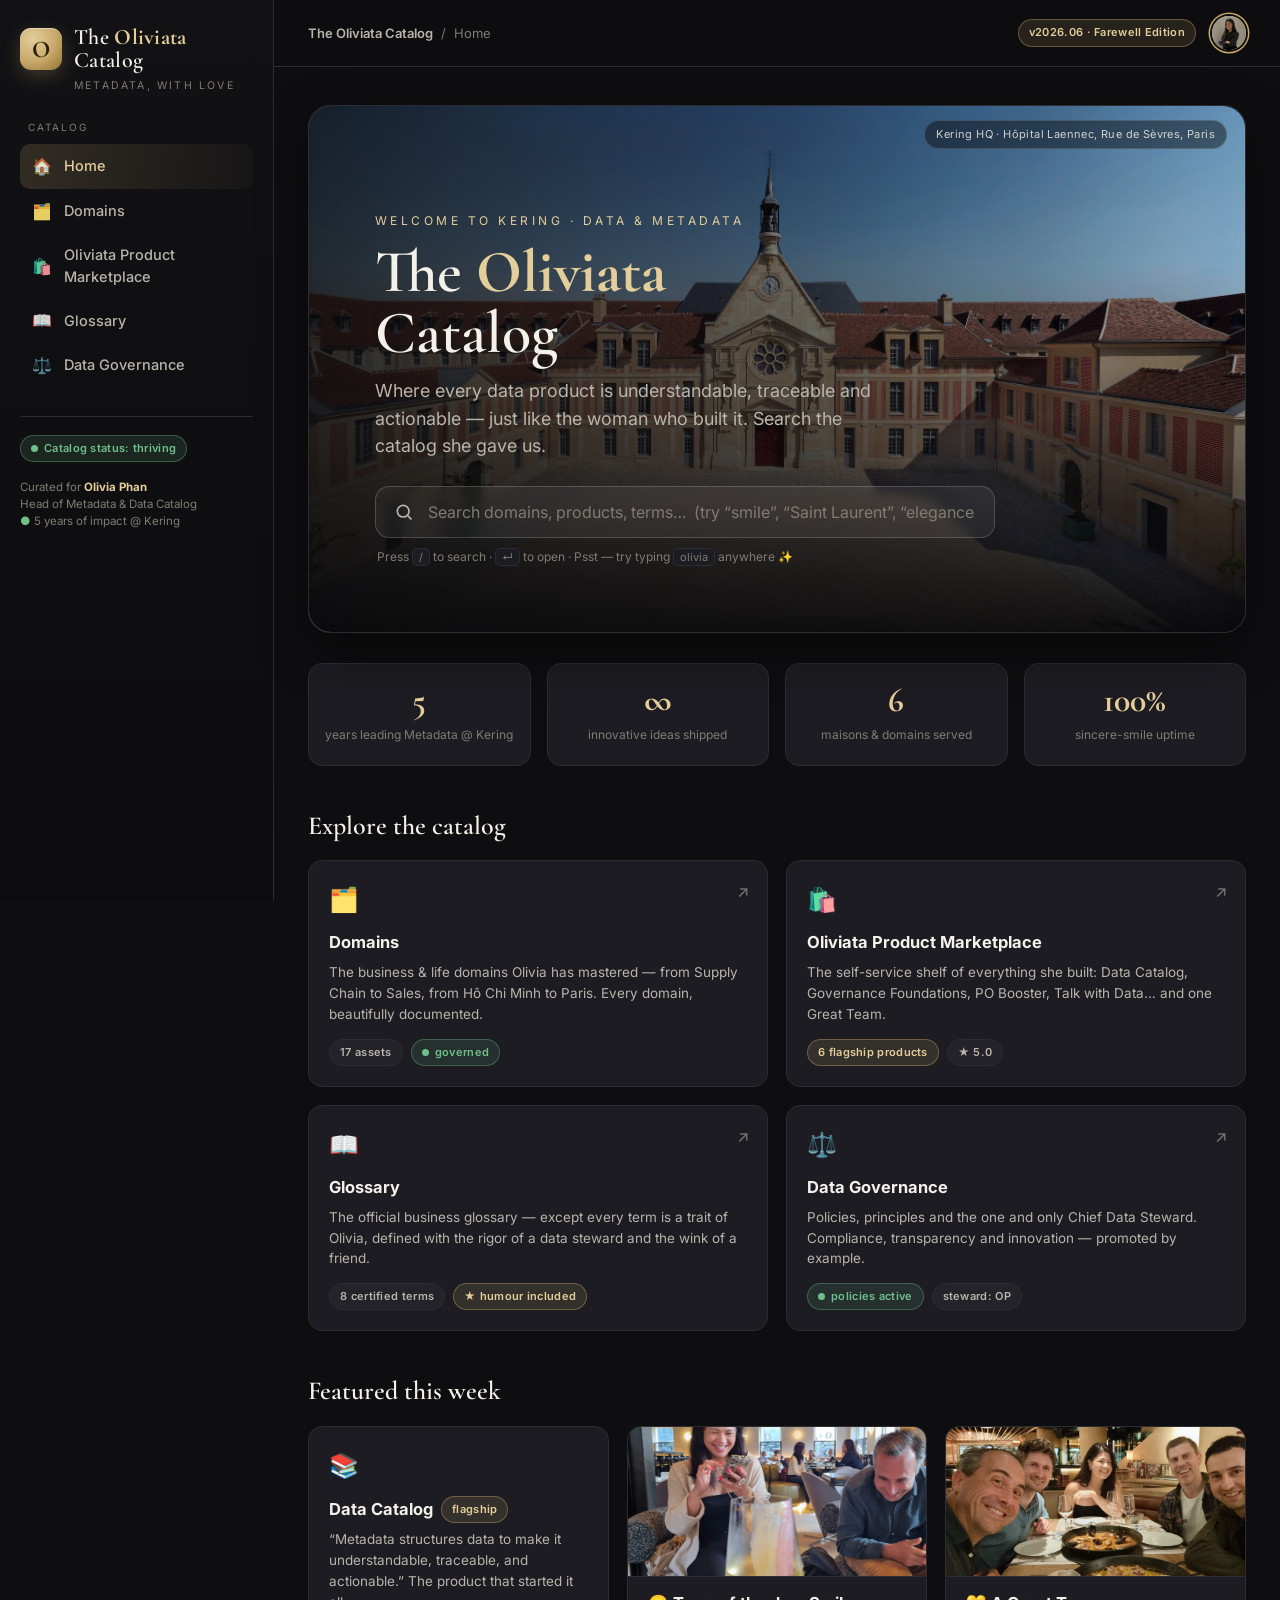
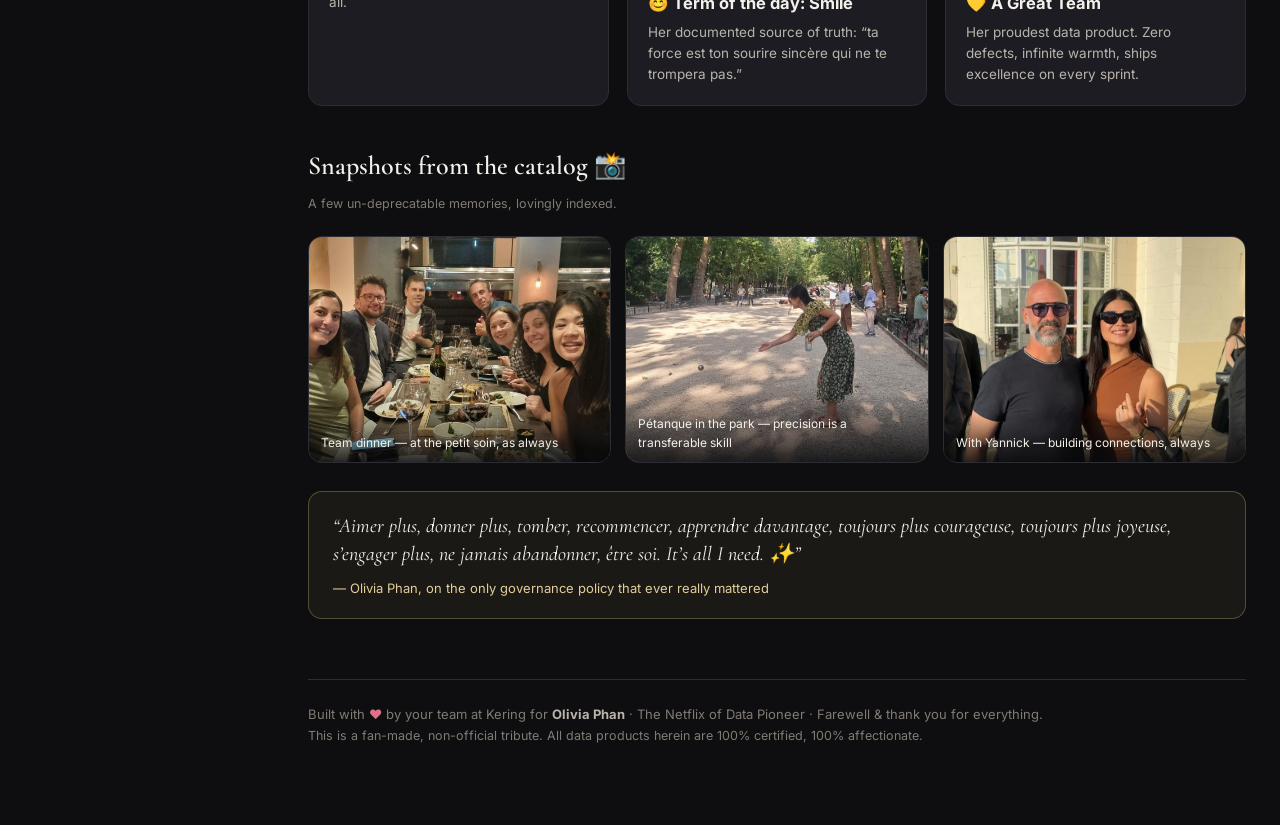
<file: docs/index.html>
<!DOCTYPE html>
<html lang="en">
<head>
<meta charset="UTF-8">
<meta name="viewport" content="width=device-width, initial-scale=1.0">
<title>The Oliviata Catalog — Home</title>
<meta name="description" content="A loving data-catalog tribute to Olivia Phan, Head of Metadata & Data Catalog at Kering.">
<link rel="preconnect" href="https://fonts.googleapis.com">
<link href="https://fonts.googleapis.com/css2?family=Cormorant+Garamond:wght@500;600;700&family=Inter:wght@400;500;600;700&display=swap" rel="stylesheet">
<link rel="stylesheet" href="assets/style.css">
<link rel="icon" href="data:image/svg+xml,%3Csvg xmlns='http://www.w3.org/2000/svg' viewBox='0 0 32 32'%3E%3Crect width='32' height='32' rx='8' fill='%23c8a86a'/%3E%3Ctext x='16' y='23' font-size='20' text-anchor='middle' font-family='Georgia' fill='%232a2208'%3EO%3C/text%3E%3C/svg%3E">
</head>
<body>
<div class="shell">

  <!-- ===== Sidebar ===== -->
  <aside class="sidebar" id="sidebar">
    <div class="brand">
      <div class="brand-mark">O</div>
      <div class="brand-name">The <b>Oliviata</b><br>Catalog</div>
    </div>
    <div class="brand-sub">Metadata, with love</div>

    <div class="nav-group-label">Catalog</div>
    <nav class="nav">
      <a href="index.html" class="active"><span class="nav-ico">🏠</span> Home</a>
      <a href="domains.html"><span class="nav-ico">🗂️</span> Domains</a>
      <a href="marketplace.html"><span class="nav-ico">🛍️</span> Oliviata Product Marketplace</a>
      <a href="glossary.html"><span class="nav-ico">📖</span> Glossary</a>
      <a href="governance.html"><span class="nav-ico">⚖️</span> Data Governance</a>
    </nav>

    <div class="sidebar-foot">
      <span class="badge good dot">Catalog status: thriving</span><br><br>
      Curated for <b style="color:var(--gold-soft)">Olivia Phan</b><br>
      Head of Metadata &amp; Data Catalog<br>
      <span class="pulse">●</span> 5 years of impact @ Kering
    </div>
  </aside>

  <!-- ===== Main ===== -->
  <div class="main">
    <div class="topbar">
      <div style="display:flex;align-items:center;gap:14px;">
        <button class="menu-btn" id="menuBtn" aria-label="Menu">☰</button>
        <div class="crumbs"><a href="index.html"><b>The Oliviata Catalog</b></a> &nbsp;/&nbsp; Home</div>
      </div>
      <div class="topbar-right">
        <span class="badge gold">v2026.06 · Farewell Edition</span>
        <div class="avatar ring" title="Olivia Phan"><img src="assets/img/olivia-profile.png" alt="Olivia Phan"></div>
      </div>
    </div>

    <div class="content">

      <!-- ===== Hero ===== -->
      <section class="hero photo">
        <span class="hero-credit">Kering HQ · Hôpital Laennec, Rue de Sèvres, Paris</span>
        <img class="hero-art" src="assets/img/kering-hq.jpg" alt="Kering headquarters — Hôpital Laennec, Rue de Sèvres, Paris">
        <div class="hero-overlay">
          <div class="hero-eyebrow">Welcome to Kering · Data &amp; Metadata</div>
          <h1 class="hero-title">The <b>Oliviata</b> Catalog</h1>
          <p class="hero-tag">Where every data product is understandable, traceable and actionable —
            just like the woman who built it. Search the catalog she gave us.</p>

          <div class="search-wrap">
            <div class="search">
              <svg width="20" height="20" viewBox="0 0 24 24" fill="none" stroke="currentColor" stroke-width="2"><circle cx="11" cy="11" r="7"/><path d="m21 21-4.3-4.3"/></svg>
              <input id="catalogSearch" type="text" placeholder="Search domains, products, terms…  (try “smile”, “Saint Laurent”, “elegance”)" autocomplete="off" aria-label="Search the catalog">
            </div>
            <div class="search-results" id="searchResults"></div>
            <div class="search-hint">Press <kbd>/</kbd> to search · <kbd>↵</kbd> to open · Psst — try typing <kbd>olivia</kbd> anywhere ✨</div>
          </div>
        </div>
      </section>

      <!-- ===== Stats ===== -->
      <div class="stats">
        <div class="stat"><div class="num">5</div><div class="lbl">years leading Metadata @ Kering</div></div>
        <div class="stat"><div class="num">∞</div><div class="lbl">innovative ideas shipped</div></div>
        <div class="stat"><div class="num">6</div><div class="lbl">maisons &amp; domains served</div></div>
        <div class="stat"><div class="num">100%</div><div class="lbl">sincere-smile uptime</div></div>
      </div>

      <!-- ===== Useful links ===== -->
      <h2 class="block-title">Explore the catalog</h2>
      <div class="grid cols-2">
        <a class="card qlink" href="domains.html">
          <span class="arrow">↗</span>
          <span class="card-ico">🗂️</span>
          <h3 class="card-title">Domains</h3>
          <p class="card-desc">The business &amp; life domains Olivia has mastered — from Supply Chain to Sales,
            from Hô Chi Minh to Paris. Every domain, beautifully documented.</p>
          <div class="card-meta"><span class="badge">17 assets</span><span class="badge good dot">governed</span></div>
        </a>

        <a class="card qlink" href="marketplace.html">
          <span class="arrow">↗</span>
          <span class="card-ico">🛍️</span>
          <h3 class="card-title">Oliviata Product Marketplace</h3>
          <p class="card-desc">The self-service shelf of everything she built: Data Catalog, Governance Foundations,
            PO Booster, Talk with Data… and one Great Team.</p>
          <div class="card-meta"><span class="badge gold">6 flagship products</span><span class="badge">★ 5.0</span></div>
        </a>

        <a class="card qlink" href="glossary.html">
          <span class="arrow">↗</span>
          <span class="card-ico">📖</span>
          <h3 class="card-title">Glossary</h3>
          <p class="card-desc">The official business glossary — except every term is a trait of Olivia,
            defined with the rigor of a data steward and the wink of a friend.</p>
          <div class="card-meta"><span class="badge">8 certified terms</span><span class="badge gold">★ humour included</span></div>
        </a>

        <a class="card qlink" href="governance.html">
          <span class="arrow">↗</span>
          <span class="card-ico">⚖️</span>
          <h3 class="card-title">Data Governance</h3>
          <p class="card-desc">Policies, principles and the one and only Chief Data Steward.
            Compliance, transparency and innovation — promoted by example.</p>
          <div class="card-meta"><span class="badge good dot">policies active</span><span class="badge">steward: OP</span></div>
        </a>
      </div>

      <!-- ===== Featured ===== -->
      <h2 class="block-title">Featured this week</h2>
      <div class="grid cols-3">
        <a class="card" href="marketplace.html#data-catalog">
          <span class="card-ico">📚</span>
          <h3 class="card-title">Data Catalog <span class="badge gold">flagship</span></h3>
          <p class="card-desc">“Metadata structures data to make it understandable, traceable, and actionable.” The product that started it all.</p>
        </a>
        <a class="card" href="glossary.html#smile">
          <div class="card-photo"><img src="assets/img/olivia-smile.jpg" alt="Olivia smiling" loading="lazy"></div>
          <h3 class="card-title">😊 Term of the day: Smile</h3>
          <p class="card-desc">Her documented source of truth: “ta force est ton sourire sincère qui ne te trompera pas.”</p>
        </a>
        <a class="card" href="marketplace.html#great-team">
          <div class="card-photo"><img src="assets/img/olivia-team.jpg" alt="Olivia with her team" loading="lazy"></div>
          <h3 class="card-title">💛 A Great Team</h3>
          <p class="card-desc">Her proudest data product. Zero defects, infinite warmth, ships excellence on every sprint.</p>
        </a>
      </div>

      <!-- ===== Tribute gallery ===== -->
      <h2 class="block-title">Snapshots from the catalog 📸</h2>
      <p class="note" style="margin-top:-6px;margin-bottom:18px">A few un-deprecatable memories, lovingly indexed.</p>
      <div class="gallery">
        <div class="shot"><img src="assets/img/olivia-dinner-group.jpg" alt="Olivia at dinner with the team" loading="lazy"><span class="cap">Team dinner — at the petit soin, as always</span></div>
        <div class="shot"><img src="assets/img/olivia-petanque.jpg" alt="Olivia playing pétanque" loading="lazy"><span class="cap">Pétanque in the park — precision is a transferable skill</span></div>
        <div class="shot"><img src="assets/img/olivia-mentor.png" alt="Olivia and her mentor Yannick" loading="lazy"><span class="cap">With Yannick — building connections, always</span></div>
      </div>

      <!-- ===== Callout / tribute quote ===== -->
      <div class="callout">
        <div class="quote">“Aimer plus, donner plus, tomber, recommencer, apprendre davantage, toujours plus courageuse,
          toujours plus joyeuse, s’engager plus, ne jamais abandonner, être soi. It’s all I need. ✨”</div>
        <div class="cite">— Olivia Phan, on the only governance policy that ever really mattered</div>
      </div>

      <footer class="footer">
        Built with <span class="heart">♥</span> by your team at Kering for <b>Olivia Phan</b> ·
        The Netflix of Data Pioneer · Farewell &amp; thank you for everything.<br>
        <span class="note">This is a fan-made, non-official tribute. All data products herein are 100% certified, 100% affectionate.</span>
      </footer>
    </div>
  </div>
</div>
<script src="assets/app.js"></script>
</body>
</html>
</file>
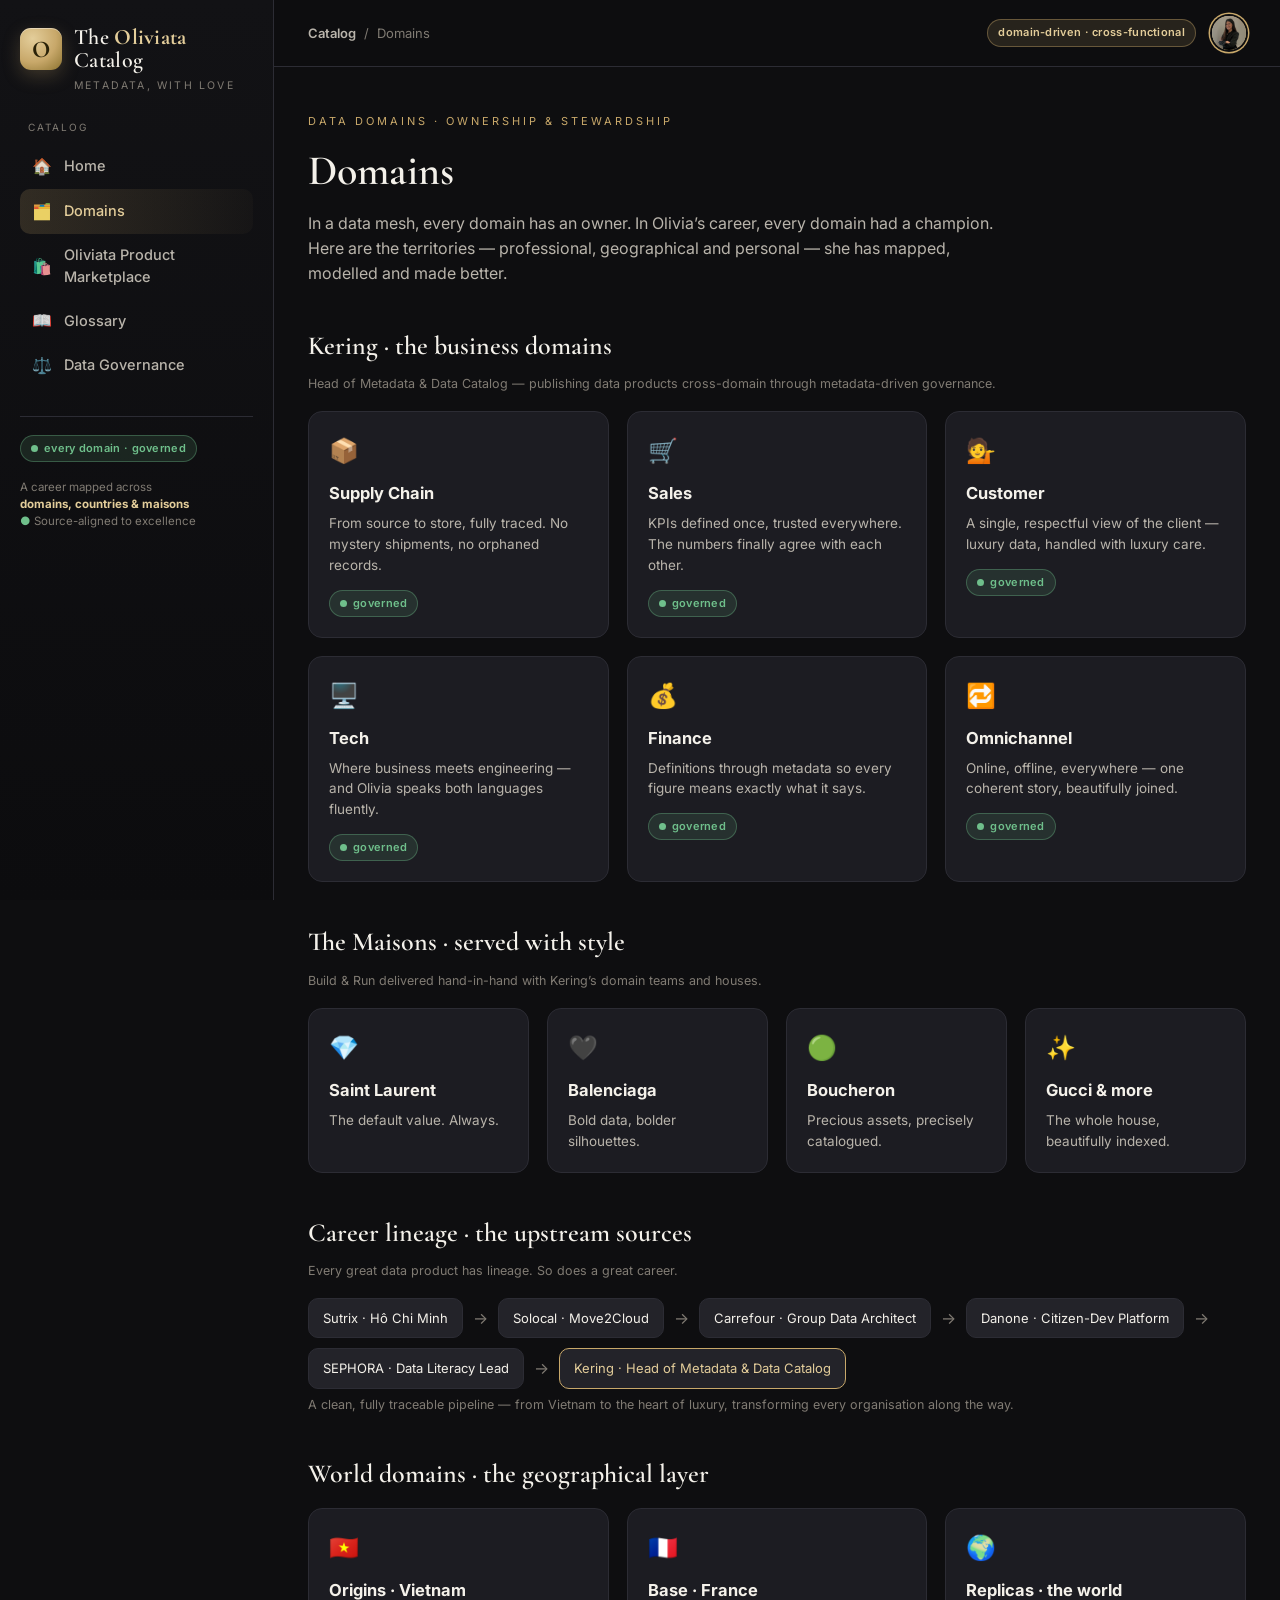
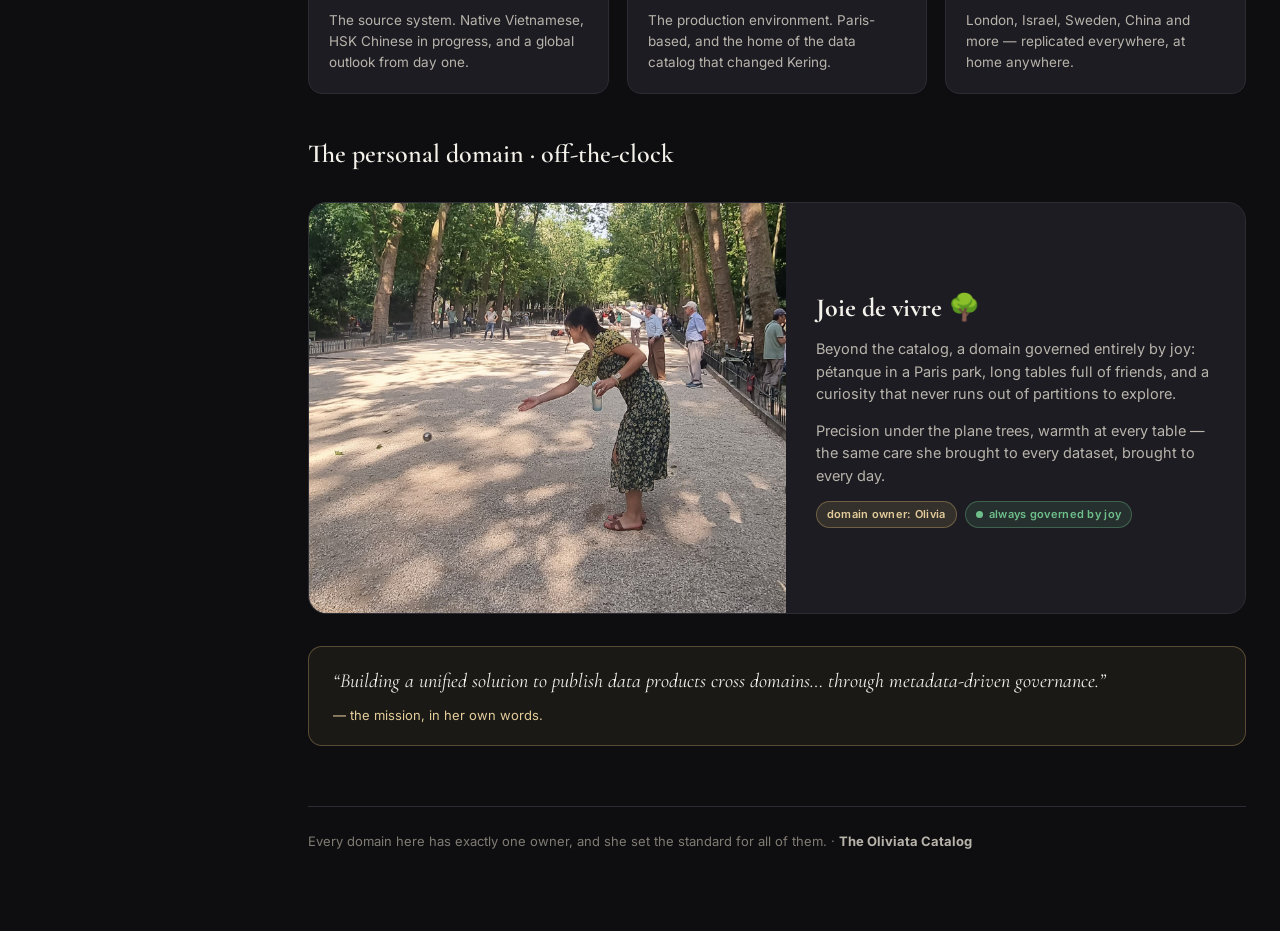
<file: docs/domains.html>
<!DOCTYPE html>
<html lang="en">
<head>
<meta charset="UTF-8">
<meta name="viewport" content="width=device-width, initial-scale=1.0">
<title>Domains — The Oliviata Catalog</title>
<link rel="preconnect" href="https://fonts.googleapis.com">
<link href="https://fonts.googleapis.com/css2?family=Cormorant+Garamond:wght@500;600;700&family=Inter:wght@400;500;600;700&display=swap" rel="stylesheet">
<link rel="stylesheet" href="assets/style.css">
<link rel="icon" href="data:image/svg+xml,%3Csvg xmlns='http://www.w3.org/2000/svg' viewBox='0 0 32 32'%3E%3Crect width='32' height='32' rx='8' fill='%23c8a86a'/%3E%3Ctext x='16' y='23' font-size='20' text-anchor='middle' font-family='Georgia' fill='%232a2208'%3EO%3C/text%3E%3C/svg%3E">
</head>
<body>
<div class="shell">
  <aside class="sidebar" id="sidebar">
    <div class="brand">
      <div class="brand-mark">O</div>
      <div class="brand-name">The <b>Oliviata</b><br>Catalog</div>
    </div>
    <div class="brand-sub">Metadata, with love</div>
    <div class="nav-group-label">Catalog</div>
    <nav class="nav">
      <a href="index.html"><span class="nav-ico">🏠</span> Home</a>
      <a href="domains.html" class="active"><span class="nav-ico">🗂️</span> Domains</a>
      <a href="marketplace.html"><span class="nav-ico">🛍️</span> Oliviata Product Marketplace</a>
      <a href="glossary.html"><span class="nav-ico">📖</span> Glossary</a>
      <a href="governance.html"><span class="nav-ico">⚖️</span> Data Governance</a>
    </nav>
    <div class="sidebar-foot">
      <span class="badge good dot">every domain · governed</span><br><br>
      A career mapped across<br>
      <b style="color:var(--gold-soft)">domains, countries &amp; maisons</b><br>
      <span class="pulse">●</span> Source-aligned to excellence
    </div>
  </aside>

  <div class="main">
    <div class="topbar">
      <div style="display:flex;align-items:center;gap:14px;">
        <button class="menu-btn" id="menuBtn" aria-label="Menu">☰</button>
        <div class="crumbs"><a href="index.html"><b>Catalog</b></a> &nbsp;/&nbsp; Domains</div>
      </div>
      <div class="topbar-right">
        <span class="badge gold">domain-driven · cross-functional</span>
        <div class="avatar ring" title="Olivia Phan"><img src="assets/img/olivia-profile.png" alt="Olivia Phan"></div>
      </div>
    </div>

    <div class="content">
      <div class="section-head">
        <div class="section-eyebrow">Data Domains · ownership &amp; stewardship</div>
        <h1 class="section-title">Domains</h1>
        <p class="section-lead">In a data mesh, every domain has an owner. In Olivia’s career, every domain had a champion.
          Here are the territories — professional, geographical and personal — she has mapped, modelled and made better.</p>
      </div>

      <!-- Kering business domains -->
      <h2 class="block-title" id="kering">Kering · the business domains</h2>
      <p class="note" style="margin-top:-6px;margin-bottom:18px">Head of Metadata &amp; Data Catalog — publishing data products cross-domain through metadata-driven governance.</p>
      <div class="grid cols-3">
        <div class="card"><span class="card-ico">📦</span><h3 class="card-title">Supply Chain</h3><p class="card-desc">From source to store, fully traced. No mystery shipments, no orphaned records.</p><div class="card-meta"><span class="badge good dot">governed</span></div></div>
        <div class="card"><span class="card-ico">🛒</span><h3 class="card-title">Sales</h3><p class="card-desc">KPIs defined once, trusted everywhere. The numbers finally agree with each other.</p><div class="card-meta"><span class="badge good dot">governed</span></div></div>
        <div class="card"><span class="card-ico">💁</span><h3 class="card-title">Customer</h3><p class="card-desc">A single, respectful view of the client — luxury data, handled with luxury care.</p><div class="card-meta"><span class="badge good dot">governed</span></div></div>
        <div class="card"><span class="card-ico">🖥️</span><h3 class="card-title">Tech</h3><p class="card-desc">Where business meets engineering — and Olivia speaks both languages fluently.</p><div class="card-meta"><span class="badge good dot">governed</span></div></div>
        <div class="card"><span class="card-ico">💰</span><h3 class="card-title">Finance</h3><p class="card-desc">Definitions through metadata so every figure means exactly what it says.</p><div class="card-meta"><span class="badge good dot">governed</span></div></div>
        <div class="card"><span class="card-ico">🔁</span><h3 class="card-title">Omnichannel</h3><p class="card-desc">Online, offline, everywhere — one coherent story, beautifully joined.</p><div class="card-meta"><span class="badge good dot">governed</span></div></div>
      </div>

      <!-- Maisons -->
      <h2 class="block-title" id="maisons">The Maisons · served with style</h2>
      <p class="note" style="margin-top:-6px;margin-bottom:18px">Build &amp; Run delivered hand-in-hand with Kering’s domain teams and houses.</p>
      <div class="grid cols-4">
        <div class="card"><span class="card-ico">💎</span><h3 class="card-title">Saint Laurent</h3><p class="card-desc">The default value. Always.</p></div>
        <div class="card"><span class="card-ico">🖤</span><h3 class="card-title">Balenciaga</h3><p class="card-desc">Bold data, bolder silhouettes.</p></div>
        <div class="card"><span class="card-ico">🟢</span><h3 class="card-title">Boucheron</h3><p class="card-desc">Precious assets, precisely catalogued.</p></div>
        <div class="card"><span class="card-ico">✨</span><h3 class="card-title">Gucci &amp; more</h3><p class="card-desc">The whole house, beautifully indexed.</p></div>
      </div>

      <!-- Career lineage -->
      <h2 class="block-title">Career lineage · the upstream sources</h2>
      <p class="note" style="margin-top:-6px;margin-bottom:6px">Every great data product has lineage. So does a great career.</p>
      <div class="lineage">
        <span class="node">Sutrix · Hô Chi Minh</span><span class="edge">→</span>
        <span class="node">Solocal · Move2Cloud</span><span class="edge">→</span>
        <span class="node">Carrefour · Group Data Architect</span><span class="edge">→</span>
        <span class="node">Danone · Citizen-Dev Platform</span><span class="edge">→</span>
        <span class="node">SEPHORA · Data Literacy Lead</span><span class="edge">→</span>
        <span class="node hi">Kering · Head of Metadata &amp; Data Catalog</span>
      </div>
      <p class="note">A clean, fully traceable pipeline — from Vietnam to the heart of luxury, transforming every organisation along the way.</p>

      <!-- World domains -->
      <h2 class="block-title">World domains · the geographical layer</h2>
      <div class="grid cols-3">
        <div class="card"><span class="card-ico">🇻🇳</span><h3 class="card-title">Origins · Vietnam</h3><p class="card-desc">The source system. Native Vietnamese, HSK Chinese in progress, and a global outlook from day one.</p></div>
        <div class="card"><span class="card-ico">🇫🇷</span><h3 class="card-title">Base · France</h3><p class="card-desc">The production environment. Paris-based, and the home of the data catalog that changed Kering.</p></div>
        <div class="card"><span class="card-ico">🌍</span><h3 class="card-title">Replicas · the world</h3><p class="card-desc">London, Israel, Sweden, China and more — replicated everywhere, at home anywhere.</p></div>
      </div>

      <!-- Personal domain -->
      <h2 class="block-title">The personal domain · off-the-clock</h2>
      <div class="feature">
        <div class="feature-img"><img src="assets/img/olivia-petanque.jpg" alt="Olivia playing pétanque in a Paris park" loading="lazy"></div>
        <div class="feature-body">
          <h3>Joie de vivre 🌳</h3>
          <p>Beyond the catalog, a domain governed entirely by joy: pétanque in a Paris park, long
            tables full of friends, and a curiosity that never runs out of partitions to explore.</p>
          <p>Precision under the plane trees, warmth at every table — the same care she brought to
            every dataset, brought to every day.</p>
          <div class="card-meta"><span class="badge gold">domain owner: Olivia</span><span class="badge good dot">always governed by joy</span></div>
        </div>
      </div>

      <div class="callout" style="margin-top:32px">
        <div class="quote">“Building a unified solution to publish data products cross domains… through metadata-driven governance.”</div>
        <div class="cite">— the mission, in her own words.</div>
      </div>

      <footer class="footer">
        Every domain here has exactly one owner, and she set the standard for all of them. · <b>The Oliviata Catalog</b>
      </footer>
    </div>
  </div>
</div>
<script src="assets/app.js"></script>
</body>
</html>
</file>
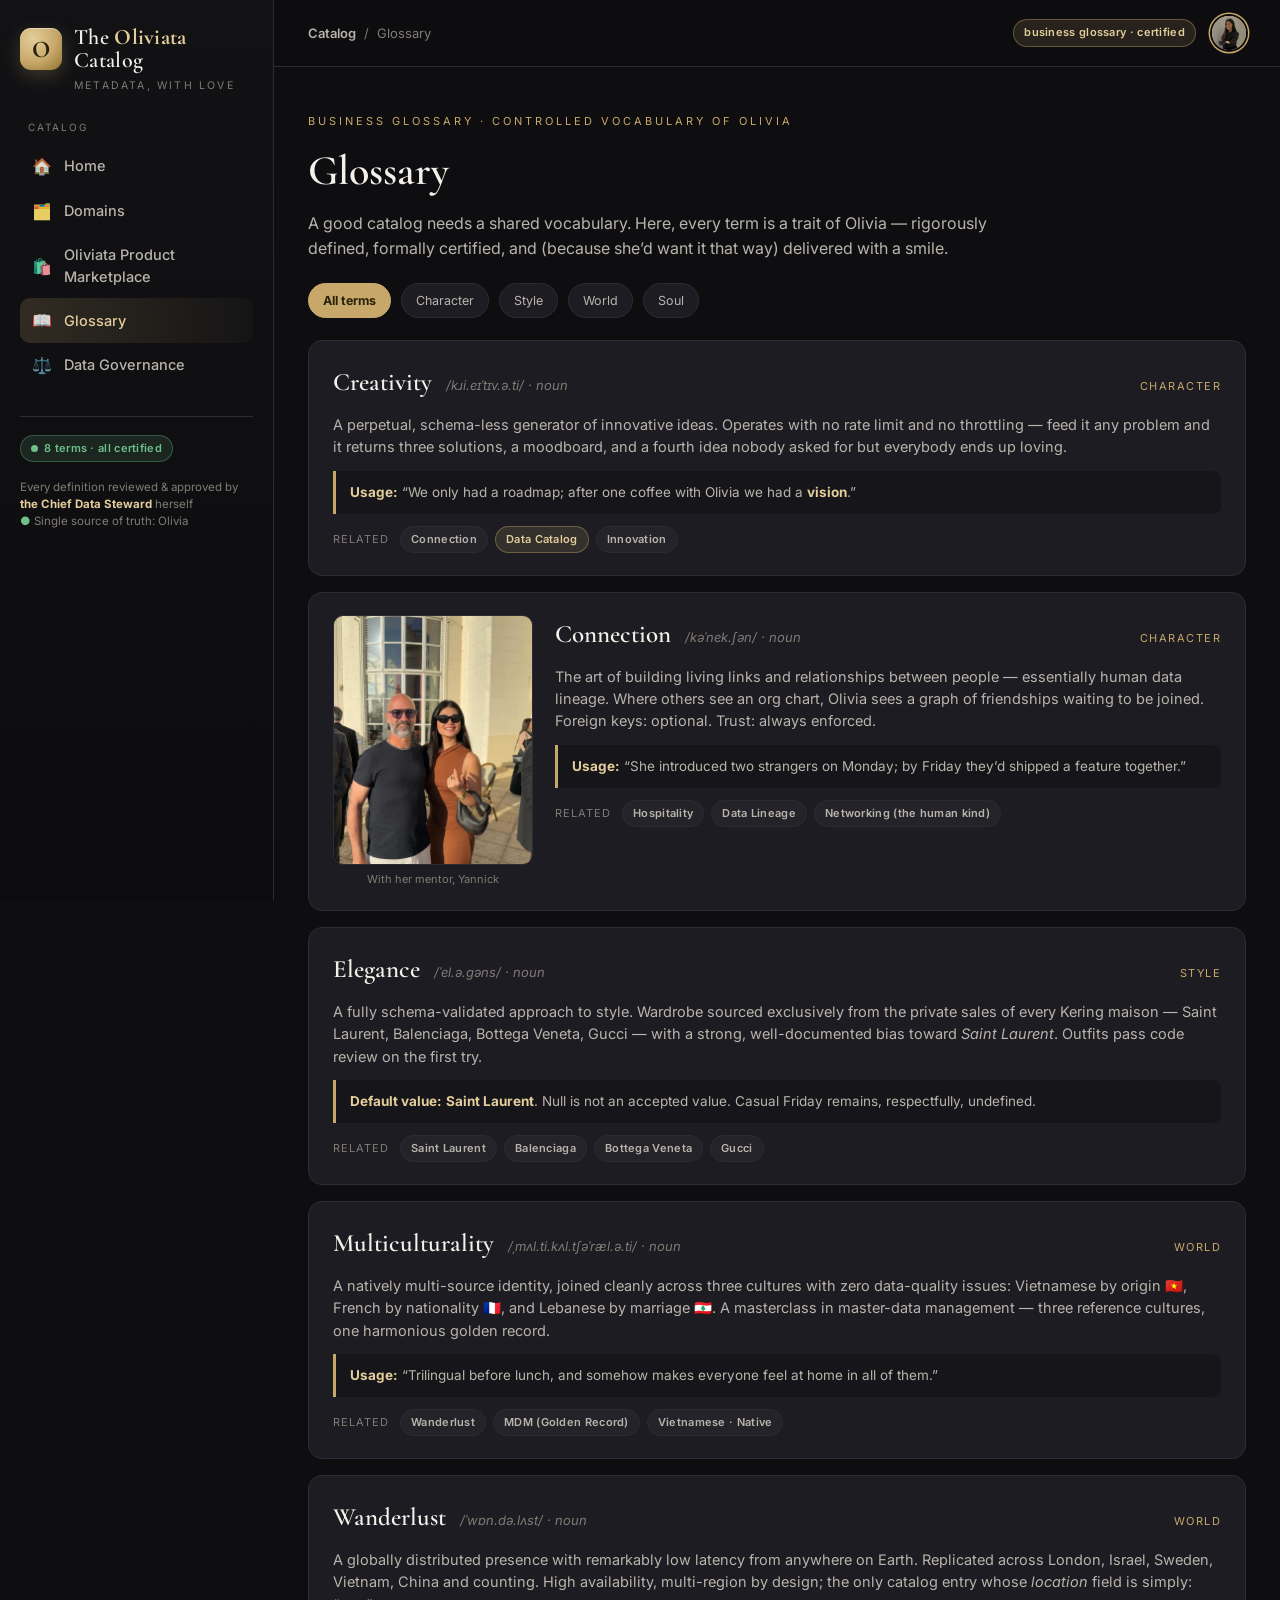
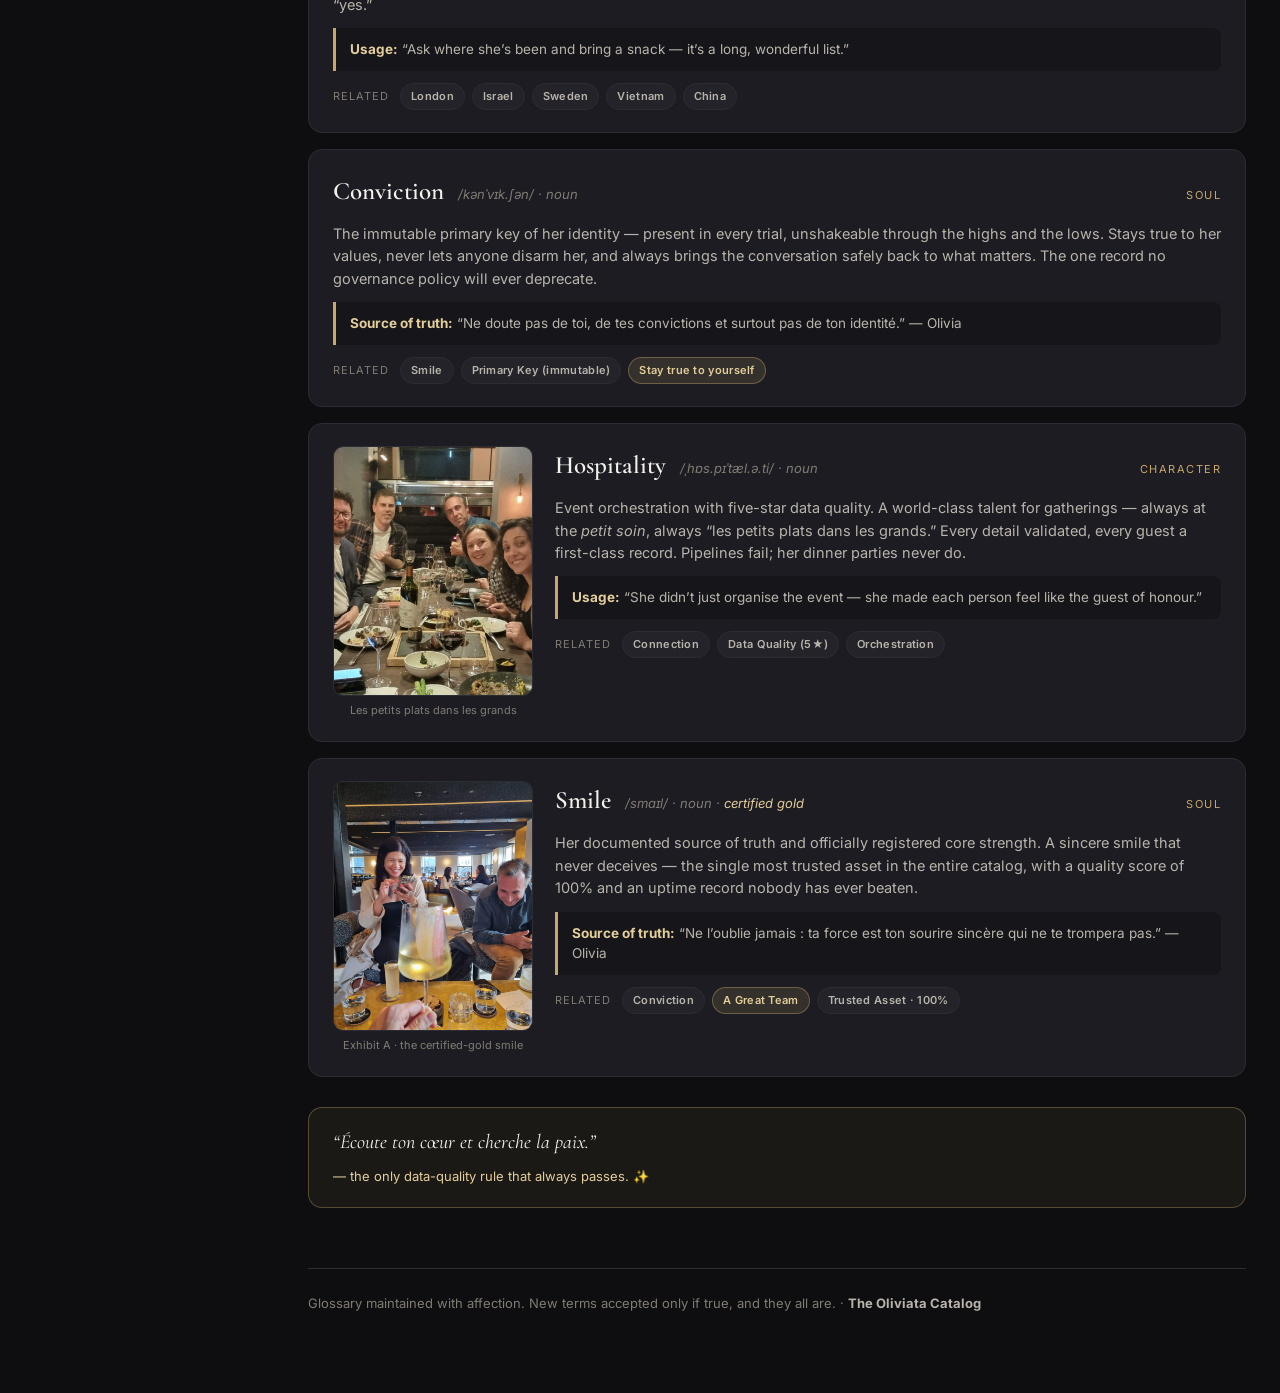
<file: docs/glossary.html>
<!DOCTYPE html>
<html lang="en">
<head>
<meta charset="UTF-8">
<meta name="viewport" content="width=device-width, initial-scale=1.0">
<title>Glossary — The Oliviata Catalog</title>
<link rel="preconnect" href="https://fonts.googleapis.com">
<link href="https://fonts.googleapis.com/css2?family=Cormorant+Garamond:wght@500;600;700&family=Inter:wght@400;500;600;700&display=swap" rel="stylesheet">
<link rel="stylesheet" href="assets/style.css">
<link rel="icon" href="data:image/svg+xml,%3Csvg xmlns='http://www.w3.org/2000/svg' viewBox='0 0 32 32'%3E%3Crect width='32' height='32' rx='8' fill='%23c8a86a'/%3E%3Ctext x='16' y='23' font-size='20' text-anchor='middle' font-family='Georgia' fill='%232a2208'%3EO%3C/text%3E%3C/svg%3E">
</head>
<body>
<div class="shell">
  <aside class="sidebar" id="sidebar">
    <div class="brand">
      <div class="brand-mark">O</div>
      <div class="brand-name">The <b>Oliviata</b><br>Catalog</div>
    </div>
    <div class="brand-sub">Metadata, with love</div>
    <div class="nav-group-label">Catalog</div>
    <nav class="nav">
      <a href="index.html"><span class="nav-ico">🏠</span> Home</a>
      <a href="domains.html"><span class="nav-ico">🗂️</span> Domains</a>
      <a href="marketplace.html"><span class="nav-ico">🛍️</span> Oliviata Product Marketplace</a>
      <a href="glossary.html" class="active"><span class="nav-ico">📖</span> Glossary</a>
      <a href="governance.html"><span class="nav-ico">⚖️</span> Data Governance</a>
    </nav>
    <div class="sidebar-foot">
      <span class="badge good dot">8 terms · all certified</span><br><br>
      Every definition reviewed &amp; approved by<br>
      <b style="color:var(--gold-soft)">the Chief Data Steward</b> herself<br>
      <span class="pulse">●</span> Single source of truth: Olivia
    </div>
  </aside>

  <div class="main">
    <div class="topbar">
      <div style="display:flex;align-items:center;gap:14px;">
        <button class="menu-btn" id="menuBtn" aria-label="Menu">☰</button>
        <div class="crumbs"><a href="index.html"><b>Catalog</b></a> &nbsp;/&nbsp; Glossary</div>
      </div>
      <div class="topbar-right">
        <span class="badge gold">business glossary · certified</span>
        <div class="avatar ring" title="Olivia Phan"><img src="assets/img/olivia-profile.png" alt="Olivia Phan"></div>
      </div>
    </div>

    <div class="content">
      <div class="section-head">
        <div class="section-eyebrow">Business Glossary · controlled vocabulary of Olivia</div>
        <h1 class="section-title">Glossary</h1>
        <p class="section-lead">A good catalog needs a shared vocabulary. Here, every term is a trait of Olivia —
          rigorously defined, formally certified, and (because she’d want it that way) delivered with a smile.</p>
      </div>

      <div class="gloss-controls">
        <span class="chip active" data-filter="all">All terms</span>
        <span class="chip" data-filter="character">Character</span>
        <span class="chip" data-filter="style">Style</span>
        <span class="chip" data-filter="world">World</span>
        <span class="chip" data-filter="soul">Soul</span>
      </div>

      <!-- Creativity -->
      <div class="term" id="creativity" data-class="character">
        <div class="term-head">
          <span class="term-name">Creativity</span>
          <span class="term-pron">/kɹi.eɪˈtɪv.ə.ti/ · noun</span>
          <span class="term-class">Character</span>
        </div>
        <p class="term-def">A perpetual, schema-less generator of innovative ideas. Operates with no rate limit and
          no throttling — feed it any problem and it returns three solutions, a moodboard, and a fourth idea
          nobody asked for but everybody ends up loving.</p>
        <div class="term-ex"><b>Usage:</b> “We only had a roadmap; after one coffee with Olivia we had a <b>vision</b>.”</div>
        <div class="term-rel"><span class="lbl">Related</span>
          <a href="#connection" class="badge">Connection</a>
          <a href="marketplace.html#data-catalog" class="badge gold">Data Catalog</a>
          <span class="badge">Innovation</span></div>
      </div>

      <!-- Connection -->
      <div class="term has-photo" id="connection" data-class="character">
        <div>
          <div class="term-photo"><img src="assets/img/olivia-mentor.png" alt="Olivia with her mentor Yannick" loading="lazy"></div>
          <div class="term-photo-cap">With her mentor, Yannick</div>
        </div>
        <div>
          <div class="term-head">
            <span class="term-name">Connection</span>
            <span class="term-pron">/kəˈnek.ʃən/ · noun</span>
            <span class="term-class">Character</span>
          </div>
          <p class="term-def">The art of building living links and relationships between people — essentially human
            data lineage. Where others see an org chart, Olivia sees a graph of friendships waiting to be joined.
            Foreign keys: optional. Trust: always enforced.</p>
          <div class="term-ex"><b>Usage:</b> “She introduced two strangers on Monday; by Friday they’d shipped a feature together.”</div>
          <div class="term-rel"><span class="lbl">Related</span>
            <a href="#hospitality" class="badge">Hospitality</a>
            <span class="badge">Data Lineage</span>
            <span class="badge">Networking (the human kind)</span></div>
        </div>
      </div>

      <!-- Elegance -->
      <div class="term" id="elegance" data-class="style">
        <div class="term-head">
          <span class="term-name">Elegance</span>
          <span class="term-pron">/ˈel.ə.ɡəns/ · noun</span>
          <span class="term-class">Style</span>
        </div>
        <p class="term-def">A fully schema-validated approach to style. Wardrobe sourced exclusively from the
          private sales of every Kering maison — Saint Laurent, Balenciaga, Bottega Veneta, Gucci — with a
          strong, well-documented bias toward <em>Saint Laurent</em>. Outfits pass code review on the first try.</p>
        <div class="term-ex"><b>Default value:</b> <b>Saint Laurent</b>. Null is not an accepted value. Casual Friday remains, respectfully, undefined.</div>
        <div class="term-rel"><span class="lbl">Related</span>
          <span class="badge">Saint Laurent</span><span class="badge">Balenciaga</span>
          <span class="badge">Bottega Veneta</span><span class="badge">Gucci</span></div>
      </div>

      <!-- Multiculturality -->
      <div class="term" id="multiculturality" data-class="world">
        <div class="term-head">
          <span class="term-name">Multiculturality</span>
          <span class="term-pron">/ˌmʌl.ti.kʌl.tʃəˈræl.ə.ti/ · noun</span>
          <span class="term-class">World</span>
        </div>
        <p class="term-def">A natively multi-source identity, joined cleanly across three cultures with zero
          data-quality issues: Vietnamese by origin 🇻🇳, French by nationality 🇫🇷, and Lebanese by marriage 🇱🇧.
          A masterclass in master-data management — three reference cultures, one harmonious golden record.</p>
        <div class="term-ex"><b>Usage:</b> “Trilingual before lunch, and somehow makes everyone feel at home in all of them.”</div>
        <div class="term-rel"><span class="lbl">Related</span>
          <a href="#wanderlust" class="badge">Wanderlust</a>
          <span class="badge">MDM (Golden Record)</span><span class="badge">Vietnamese · Native</span></div>
      </div>

      <!-- Wanderlust -->
      <div class="term" id="wanderlust" data-class="world">
        <div class="term-head">
          <span class="term-name">Wanderlust</span>
          <span class="term-pron">/ˈwɒn.də.lʌst/ · noun</span>
          <span class="term-class">World</span>
        </div>
        <p class="term-def">A globally distributed presence with remarkably low latency from anywhere on Earth.
          Replicated across London, Israel, Sweden, Vietnam, China and counting. High availability, multi-region
          by design; the only catalog entry whose <em>location</em> field is simply: “yes.”</p>
        <div class="term-ex"><b>Usage:</b> “Ask where she’s been and bring a snack — it’s a long, wonderful list.”</div>
        <div class="term-rel"><span class="lbl">Related</span>
          <span class="badge">London</span><span class="badge">Israel</span><span class="badge">Sweden</span>
          <span class="badge">Vietnam</span><span class="badge">China</span></div>
      </div>

      <!-- Conviction -->
      <div class="term" id="conviction" data-class="soul">
        <div class="term-head">
          <span class="term-name">Conviction</span>
          <span class="term-pron">/kənˈvɪk.ʃən/ · noun</span>
          <span class="term-class">Soul</span>
        </div>
        <p class="term-def">The immutable primary key of her identity — present in every trial, unshakeable through
          the highs and the lows. Stays true to her values, never lets anyone disarm her, and always brings the
          conversation safely back to what matters. The one record no governance policy will ever deprecate.</p>
        <div class="term-ex"><b>Source of truth:</b> “Ne doute pas de toi, de tes convictions et surtout pas de ton identité.” — Olivia</div>
        <div class="term-rel"><span class="lbl">Related</span>
          <a href="#smile" class="badge">Smile</a>
          <span class="badge">Primary Key (immutable)</span><span class="badge gold">Stay true to yourself</span></div>
      </div>

      <!-- Hospitality -->
      <div class="term has-photo" id="hospitality" data-class="character">
        <div>
          <div class="term-photo"><img src="assets/img/olivia-dinner-group.jpg" alt="Olivia hosting a dinner with friends and colleagues" loading="lazy"></div>
          <div class="term-photo-cap">Les petits plats dans les grands</div>
        </div>
        <div>
          <div class="term-head">
            <span class="term-name">Hospitality</span>
            <span class="term-pron">/ˌhɒs.pɪˈtæl.ə.ti/ · noun</span>
            <span class="term-class">Character</span>
          </div>
          <p class="term-def">Event orchestration with five-star data quality. A world-class talent for gatherings —
            always at the <em>petit soin</em>, always “les petits plats dans les grands.” Every detail validated,
            every guest a first-class record. Pipelines fail; her dinner parties never do.</p>
          <div class="term-ex"><b>Usage:</b> “She didn’t just organise the event — she made each person feel like the guest of honour.”</div>
          <div class="term-rel"><span class="lbl">Related</span>
            <a href="#connection" class="badge">Connection</a>
            <span class="badge">Data Quality (5★)</span><span class="badge">Orchestration</span></div>
        </div>
      </div>

      <!-- Smile -->
      <div class="term has-photo" id="smile" data-class="soul">
        <div>
          <div class="term-photo"><img src="assets/img/olivia-smile.jpg" alt="Olivia smiling" loading="lazy"></div>
          <div class="term-photo-cap">Exhibit A · the certified-gold smile</div>
        </div>
        <div>
          <div class="term-head">
            <span class="term-name">Smile</span>
            <span class="term-pron">/smaɪl/ · noun · <span style="color:var(--gold-soft)">certified gold</span></span>
            <span class="term-class">Soul</span>
          </div>
          <p class="term-def">Her documented source of truth and officially registered core strength. A sincere smile
            that never deceives — the single most trusted asset in the entire catalog, with a quality score of 100%
            and an uptime record nobody has ever beaten.</p>
          <div class="term-ex"><b>Source of truth:</b> “Ne l’oublie jamais : ta force est ton sourire sincère qui ne te trompera pas.” — Olivia</div>
          <div class="term-rel"><span class="lbl">Related</span>
            <a href="#conviction" class="badge">Conviction</a>
            <a href="marketplace.html#great-team" class="badge gold">A Great Team</a>
            <span class="badge">Trusted Asset · 100%</span></div>
        </div>
      </div>

      <div class="callout" style="margin-top:30px">
        <div class="quote">“Écoute ton cœur et cherche la paix.”</div>
        <div class="cite">— the only data-quality rule that always passes. ✨</div>
      </div>

      <footer class="footer">
        Glossary maintained with affection. New terms accepted only if true, and they all are. · <b>The Oliviata Catalog</b>
      </footer>
    </div>
  </div>
</div>
<script src="assets/app.js"></script>
</body>
</html>
</file>
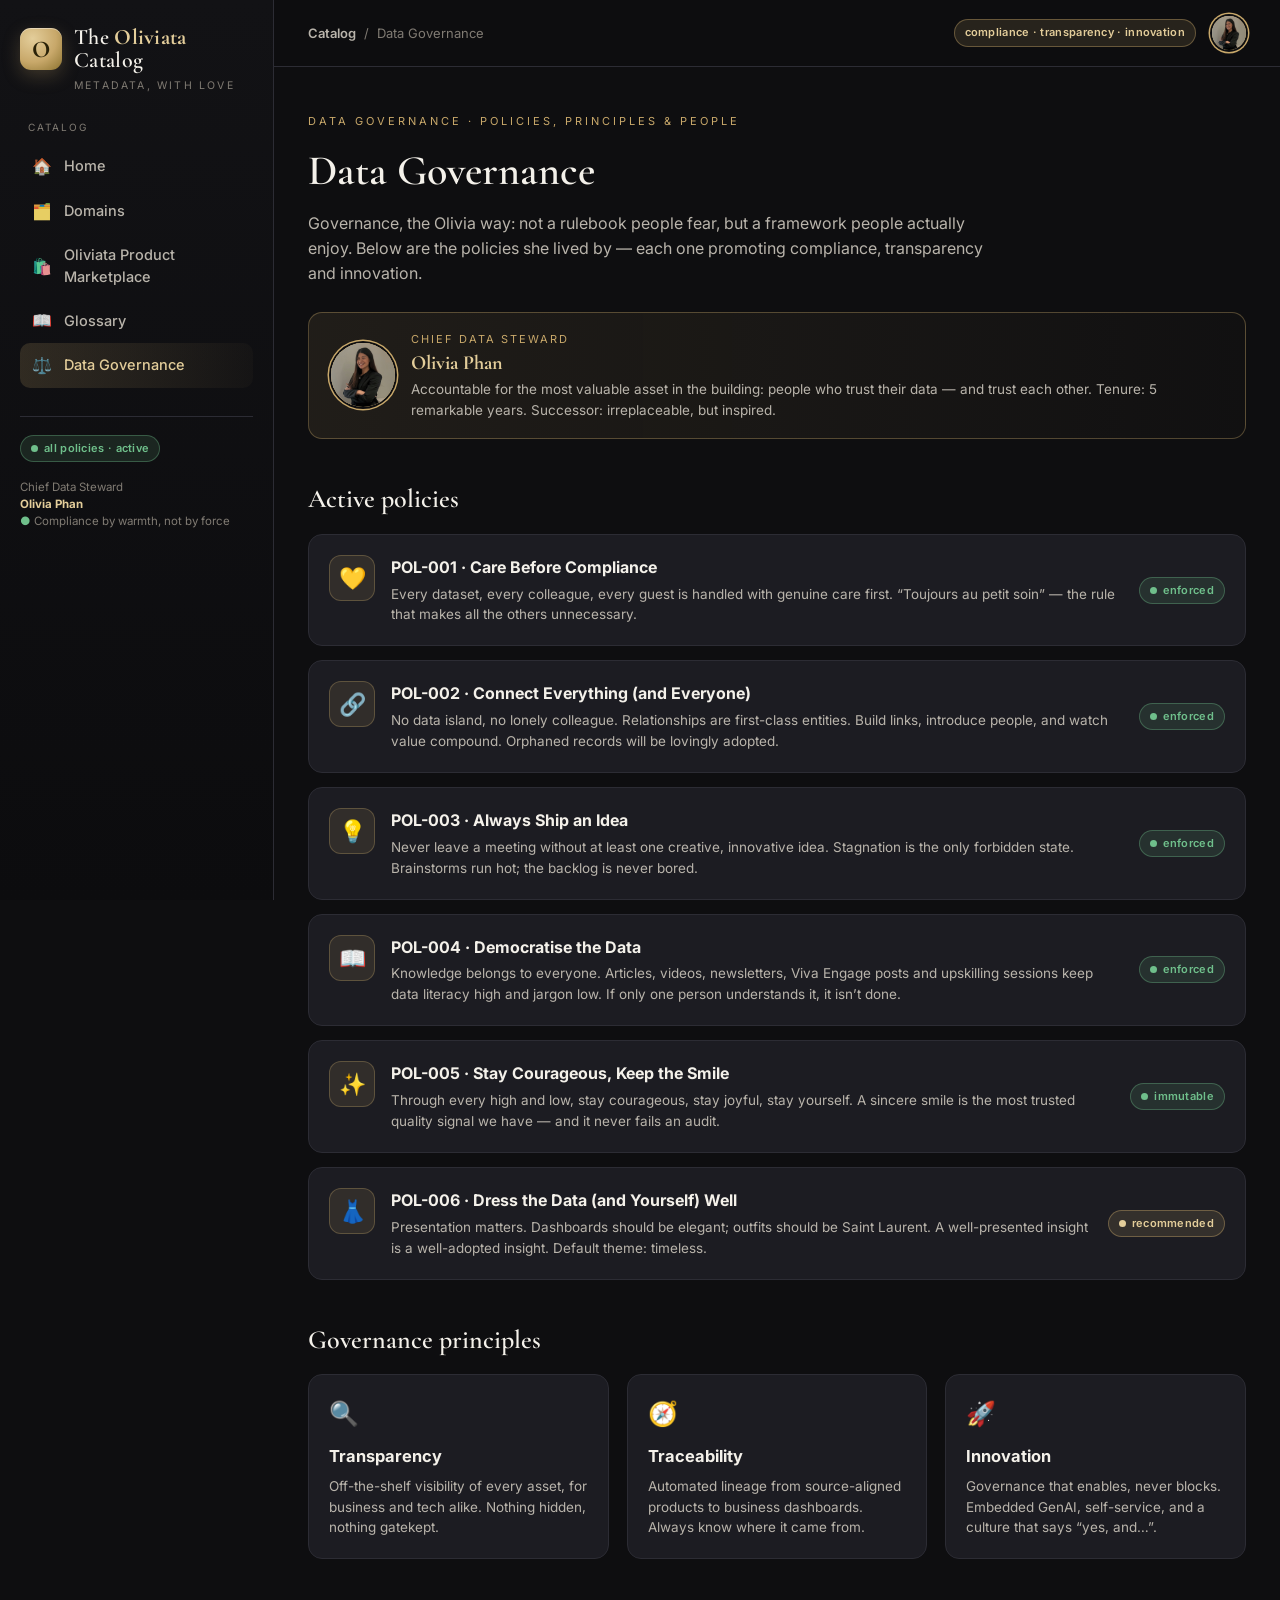
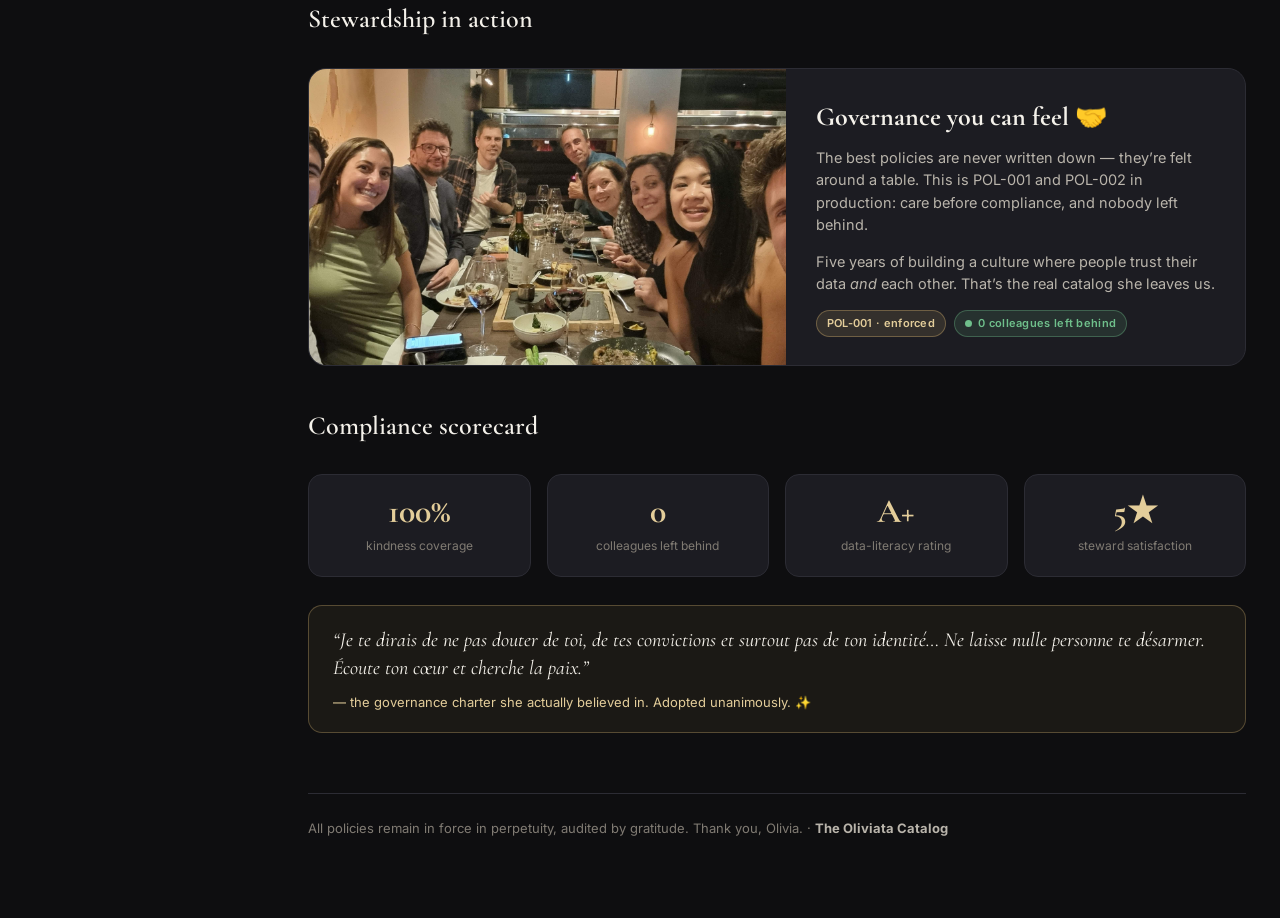
<file: docs/governance.html>
<!DOCTYPE html>
<html lang="en">
<head>
<meta charset="UTF-8">
<meta name="viewport" content="width=device-width, initial-scale=1.0">
<title>Data Governance — The Oliviata Catalog</title>
<link rel="preconnect" href="https://fonts.googleapis.com">
<link href="https://fonts.googleapis.com/css2?family=Cormorant+Garamond:wght@500;600;700&family=Inter:wght@400;500;600;700&display=swap" rel="stylesheet">
<link rel="stylesheet" href="assets/style.css">
<link rel="icon" href="data:image/svg+xml,%3Csvg xmlns='http://www.w3.org/2000/svg' viewBox='0 0 32 32'%3E%3Crect width='32' height='32' rx='8' fill='%23c8a86a'/%3E%3Ctext x='16' y='23' font-size='20' text-anchor='middle' font-family='Georgia' fill='%232a2208'%3EO%3C/text%3E%3C/svg%3E">
</head>
<body>
<div class="shell">
  <aside class="sidebar" id="sidebar">
    <div class="brand">
      <div class="brand-mark">O</div>
      <div class="brand-name">The <b>Oliviata</b><br>Catalog</div>
    </div>
    <div class="brand-sub">Metadata, with love</div>
    <div class="nav-group-label">Catalog</div>
    <nav class="nav">
      <a href="index.html"><span class="nav-ico">🏠</span> Home</a>
      <a href="domains.html"><span class="nav-ico">🗂️</span> Domains</a>
      <a href="marketplace.html"><span class="nav-ico">🛍️</span> Oliviata Product Marketplace</a>
      <a href="glossary.html"><span class="nav-ico">📖</span> Glossary</a>
      <a href="governance.html" class="active"><span class="nav-ico">⚖️</span> Data Governance</a>
    </nav>
    <div class="sidebar-foot">
      <span class="badge good dot">all policies · active</span><br><br>
      Chief Data Steward<br>
      <b style="color:var(--gold-soft)">Olivia Phan</b><br>
      <span class="pulse">●</span> Compliance by warmth, not by force
    </div>
  </aside>

  <div class="main">
    <div class="topbar">
      <div style="display:flex;align-items:center;gap:14px;">
        <button class="menu-btn" id="menuBtn" aria-label="Menu">☰</button>
        <div class="crumbs"><a href="index.html"><b>Catalog</b></a> &nbsp;/&nbsp; Data Governance</div>
      </div>
      <div class="topbar-right">
        <span class="badge gold">compliance · transparency · innovation</span>
        <div class="avatar ring" title="Olivia Phan"><img src="assets/img/olivia-profile.png" alt="Olivia Phan"></div>
      </div>
    </div>

    <div class="content">
      <div class="section-head">
        <div class="section-eyebrow">Data Governance · policies, principles &amp; people</div>
        <h1 class="section-title">Data Governance</h1>
        <p class="section-lead">Governance, the Olivia way: not a rulebook people fear, but a framework people actually
          enjoy. Below are the policies she lived by — each one promoting compliance, transparency and innovation.</p>
      </div>

      <!-- Chief Data Steward -->
      <div class="steward">
        <div class="avatar ring"><img src="assets/img/olivia-profile.png" alt="Olivia Phan"></div>
        <div>
          <div style="font-size:11px;letter-spacing:2px;text-transform:uppercase;color:var(--gold)">Chief Data Steward</div>
          <div style="font-size:20px;font-family:var(--serif);font-weight:600"><b>Olivia Phan</b></div>
          <div class="card-desc">Accountable for the most valuable asset in the building: people who trust their data —
            and trust each other. Tenure: 5 remarkable years. Successor: irreplaceable, but inspired.</div>
        </div>
      </div>

      <!-- Policies -->
      <h2 class="block-title">Active policies</h2>

      <div class="policy">
        <div class="policy-ico">💛</div>
        <div>
          <h3>POL-001 · Care Before Compliance</h3>
          <p>Every dataset, every colleague, every guest is handled with genuine care first. “Toujours au petit soin” —
            the rule that makes all the others unnecessary.</p>
        </div>
        <span class="status badge good dot">enforced</span>
      </div>

      <div class="policy">
        <div class="policy-ico">🔗</div>
        <div>
          <h3>POL-002 · Connect Everything (and Everyone)</h3>
          <p>No data island, no lonely colleague. Relationships are first-class entities. Build links, introduce people,
            and watch value compound. Orphaned records will be lovingly adopted.</p>
        </div>
        <span class="status badge good dot">enforced</span>
      </div>

      <div class="policy">
        <div class="policy-ico">💡</div>
        <div>
          <h3>POL-003 · Always Ship an Idea</h3>
          <p>Never leave a meeting without at least one creative, innovative idea. Stagnation is the only forbidden state.
            Brainstorms run hot; the backlog is never bored.</p>
        </div>
        <span class="status badge good dot">enforced</span>
      </div>

      <div class="policy">
        <div class="policy-ico">📖</div>
        <div>
          <h3>POL-004 · Democratise the Data</h3>
          <p>Knowledge belongs to everyone. Articles, videos, newsletters, Viva Engage posts and upskilling sessions
            keep data literacy high and jargon low. If only one person understands it, it isn’t done.</p>
        </div>
        <span class="status badge good dot">enforced</span>
      </div>

      <div class="policy">
        <div class="policy-ico">✨</div>
        <div>
          <h3>POL-005 · Stay Courageous, Keep the Smile</h3>
          <p>Through every high and low, stay courageous, stay joyful, stay yourself. A sincere smile is the most
            trusted quality signal we have — and it never fails an audit.</p>
        </div>
        <span class="status badge good dot">immutable</span>
      </div>

      <div class="policy">
        <div class="policy-ico">👗</div>
        <div>
          <h3>POL-006 · Dress the Data (and Yourself) Well</h3>
          <p>Presentation matters. Dashboards should be elegant; outfits should be Saint Laurent. A well-presented
            insight is a well-adopted insight. Default theme: timeless.</p>
        </div>
        <span class="status badge gold dot">recommended</span>
      </div>

      <!-- Principles -->
      <h2 class="block-title">Governance principles</h2>
      <div class="grid cols-3">
        <div class="card"><span class="card-ico">🔍</span><h3 class="card-title">Transparency</h3><p class="card-desc">Off-the-shelf visibility of every asset, for business and tech alike. Nothing hidden, nothing gatekept.</p></div>
        <div class="card"><span class="card-ico">🧭</span><h3 class="card-title">Traceability</h3><p class="card-desc">Automated lineage from source-aligned products to business dashboards. Always know where it came from.</p></div>
        <div class="card"><span class="card-ico">🚀</span><h3 class="card-title">Innovation</h3><p class="card-desc">Governance that enables, never blocks. Embedded GenAI, self-service, and a culture that says “yes, and…”.</p></div>
      </div>

      <!-- Stewardship in action -->
      <h2 class="block-title">Stewardship in action</h2>
      <div class="feature">
        <div class="feature-img"><img src="assets/img/olivia-dinner-group.jpg" alt="Olivia with colleagues and friends around a table" loading="lazy"></div>
        <div class="feature-body">
          <h3>Governance you can feel 🤝</h3>
          <p>The best policies are never written down — they’re felt around a table. This is POL-001 and
            POL-002 in production: care before compliance, and nobody left behind.</p>
          <p>Five years of building a culture where people trust their data <em>and</em> each other. That’s the
            real catalog she leaves us.</p>
          <div class="card-meta"><span class="badge gold">POL-001 · enforced</span><span class="badge good dot">0 colleagues left behind</span></div>
        </div>
      </div>

      <!-- Compliance scorecard -->
      <h2 class="block-title">Compliance scorecard</h2>
      <div class="stats">
        <div class="stat"><div class="num">100%</div><div class="lbl">kindness coverage</div></div>
        <div class="stat"><div class="num">0</div><div class="lbl">colleagues left behind</div></div>
        <div class="stat"><div class="num">A+</div><div class="lbl">data-literacy rating</div></div>
        <div class="stat"><div class="num">5★</div><div class="lbl">steward satisfaction</div></div>
      </div>

      <div class="callout" style="margin-top:24px">
        <div class="quote">“Je te dirais de ne pas douter de toi, de tes convictions et surtout pas de ton identité…
          Ne laisse nulle personne te désarmer. Écoute ton cœur et cherche la paix.”</div>
        <div class="cite">— the governance charter she actually believed in. Adopted unanimously. ✨</div>
      </div>

      <footer class="footer">
        All policies remain in force in perpetuity, audited by gratitude. Thank you, Olivia. · <b>The Oliviata Catalog</b>
      </footer>
    </div>
  </div>
</div>
<script src="assets/app.js"></script>
</body>
</html>
</file>
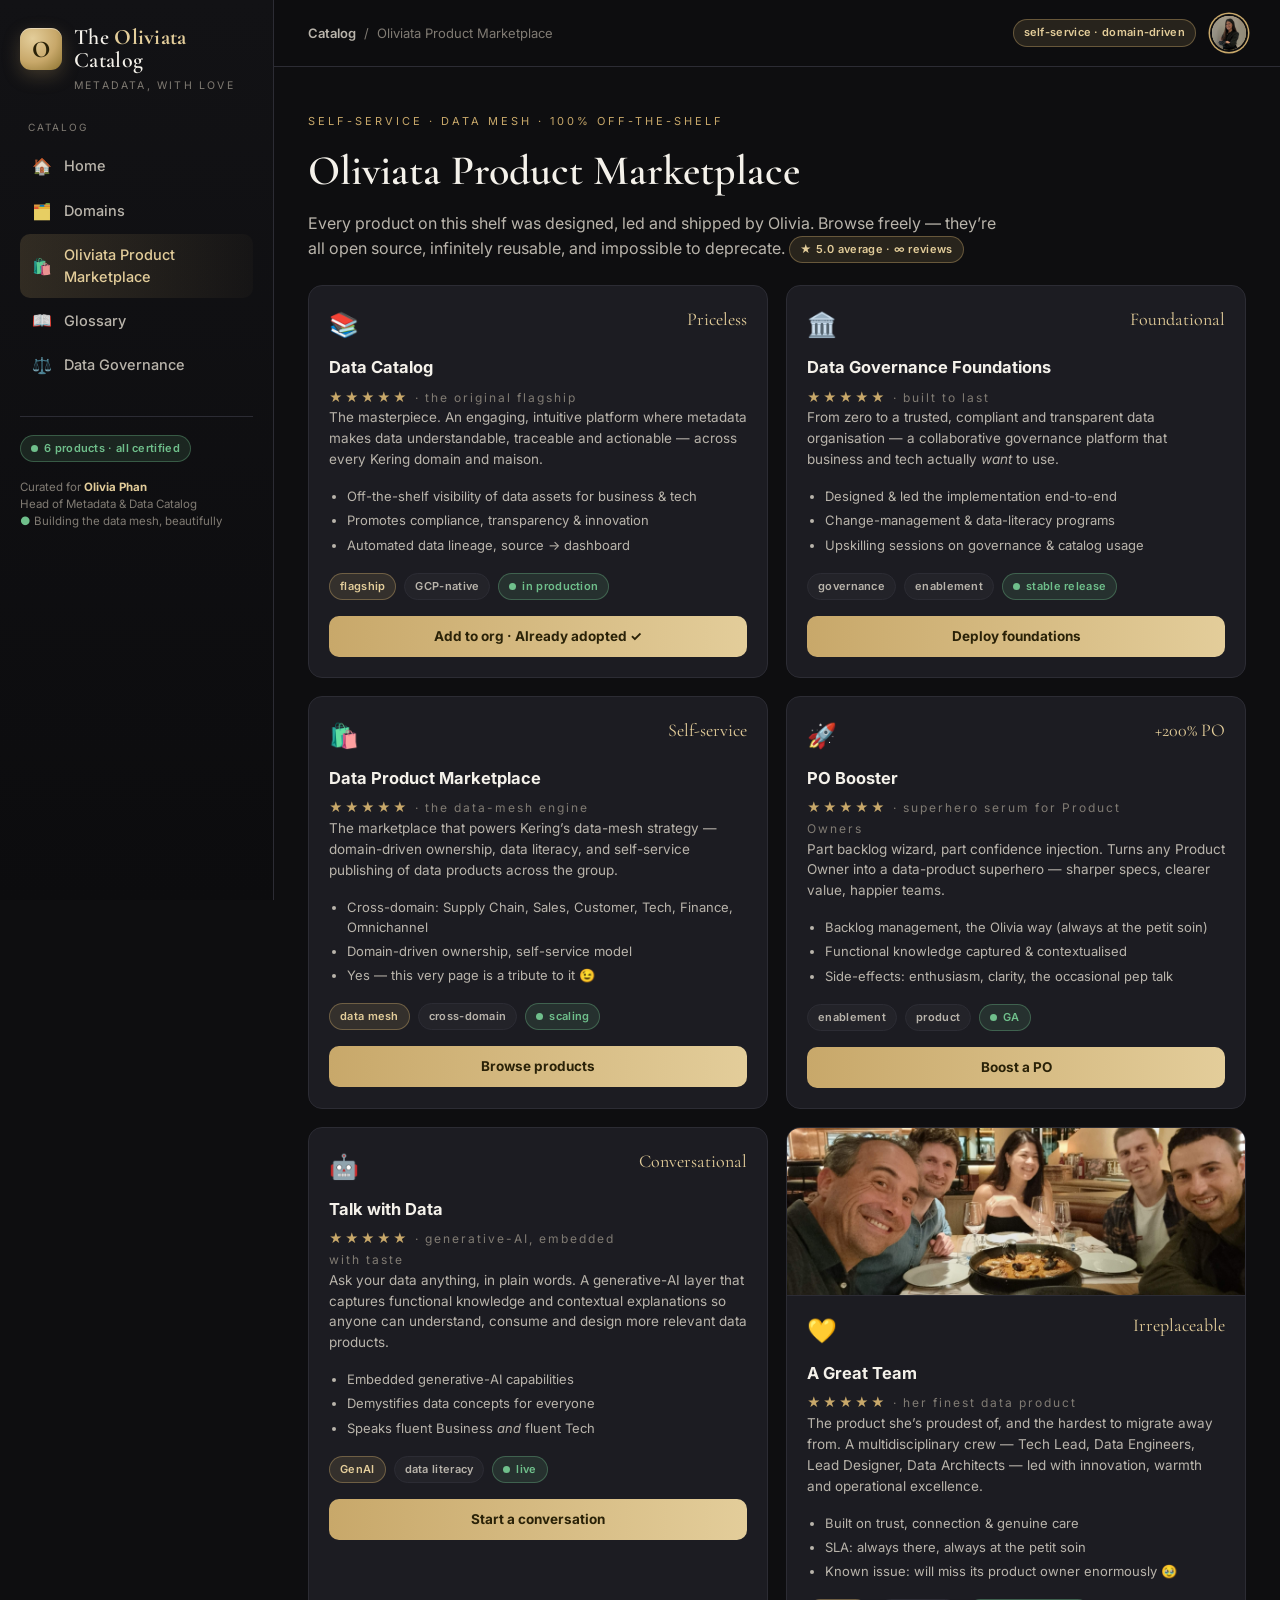
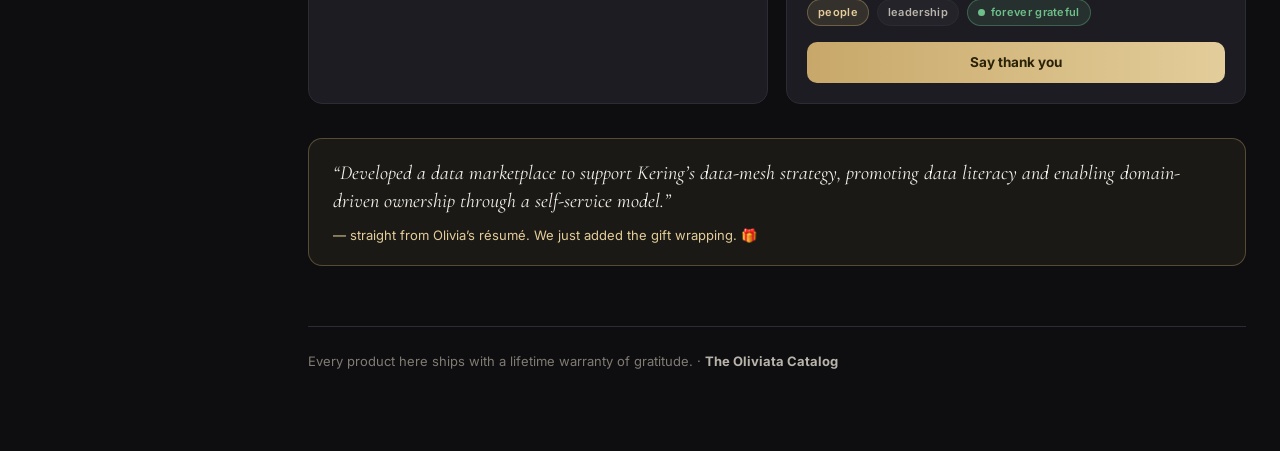
<file: docs/marketplace.html>
<!DOCTYPE html>
<html lang="en">
<head>
<meta charset="UTF-8">
<meta name="viewport" content="width=device-width, initial-scale=1.0">
<title>Oliviata Product Marketplace — The Oliviata Catalog</title>
<link rel="preconnect" href="https://fonts.googleapis.com">
<link href="https://fonts.googleapis.com/css2?family=Cormorant+Garamond:wght@500;600;700&family=Inter:wght@400;500;600;700&display=swap" rel="stylesheet">
<link rel="stylesheet" href="assets/style.css">
<link rel="icon" href="data:image/svg+xml,%3Csvg xmlns='http://www.w3.org/2000/svg' viewBox='0 0 32 32'%3E%3Crect width='32' height='32' rx='8' fill='%23c8a86a'/%3E%3Ctext x='16' y='23' font-size='20' text-anchor='middle' font-family='Georgia' fill='%232a2208'%3EO%3C/text%3E%3C/svg%3E">
</head>
<body>
<div class="shell">
  <aside class="sidebar" id="sidebar">
    <div class="brand">
      <div class="brand-mark">O</div>
      <div class="brand-name">The <b>Oliviata</b><br>Catalog</div>
    </div>
    <div class="brand-sub">Metadata, with love</div>
    <div class="nav-group-label">Catalog</div>
    <nav class="nav">
      <a href="index.html"><span class="nav-ico">🏠</span> Home</a>
      <a href="domains.html"><span class="nav-ico">🗂️</span> Domains</a>
      <a href="marketplace.html" class="active"><span class="nav-ico">🛍️</span> Oliviata Product Marketplace</a>
      <a href="glossary.html"><span class="nav-ico">📖</span> Glossary</a>
      <a href="governance.html"><span class="nav-ico">⚖️</span> Data Governance</a>
    </nav>
    <div class="sidebar-foot">
      <span class="badge good dot">6 products · all certified</span><br><br>
      Curated for <b style="color:var(--gold-soft)">Olivia Phan</b><br>
      Head of Metadata &amp; Data Catalog<br>
      <span class="pulse">●</span> Building the data mesh, beautifully
    </div>
  </aside>

  <div class="main">
    <div class="topbar">
      <div style="display:flex;align-items:center;gap:14px;">
        <button class="menu-btn" id="menuBtn" aria-label="Menu">☰</button>
        <div class="crumbs"><a href="index.html"><b>Catalog</b></a> &nbsp;/&nbsp; Oliviata Product Marketplace</div>
      </div>
      <div class="topbar-right">
        <span class="badge gold">self-service · domain-driven</span>
        <div class="avatar ring" title="Olivia Phan"><img src="assets/img/olivia-profile.png" alt="Olivia Phan"></div>
      </div>
    </div>

    <div class="content">
      <div class="section-head">
        <div class="section-eyebrow">Self-service · data mesh · 100% off-the-shelf</div>
        <h1 class="section-title">Oliviata Product Marketplace</h1>
        <p class="section-lead">Every product on this shelf was designed, led and shipped by Olivia.
          Browse freely — they’re all open source, infinitely reusable, and impossible to deprecate.
          <span class="badge gold" style="vertical-align:middle">★ 5.0 average · ∞ reviews</span></p>
      </div>

      <div class="grid cols-2">

        <!-- Data Catalog -->
        <article class="card product" id="data-catalog">
          <div class="card-top">
            <div>
              <span class="card-ico">📚</span>
              <h3 class="card-title">Data Catalog</h3>
              <div class="stars">★★★★★ <span class="reviews">· the original flagship</span></div>
            </div>
            <div class="price">Priceless</div>
          </div>
          <p class="card-desc">The masterpiece. An engaging, intuitive platform where metadata makes data
            understandable, traceable and actionable — across every Kering domain and maison.</p>
          <ul>
            <li>Off-the-shelf visibility of data assets for business &amp; tech</li>
            <li>Promotes compliance, transparency &amp; innovation</li>
            <li>Automated data lineage, source → dashboard</li>
          </ul>
          <div class="card-meta"><span class="badge gold">flagship</span><span class="badge">GCP-native</span><span class="badge good dot">in production</span></div>
          <div class="cta" data-egg="The Data Catalog is fully self-documenting. So is Olivia. 📚">Add to org · Already adopted ✓</div>
        </article>

        <!-- Data Governance Foundations -->
        <article class="card product" id="governance-foundations">
          <div class="card-top">
            <div>
              <span class="card-ico">🏛️</span>
              <h3 class="card-title">Data Governance Foundations</h3>
              <div class="stars">★★★★★ <span class="reviews">· built to last</span></div>
            </div>
            <div class="price">Foundational</div>
          </div>
          <p class="card-desc">From zero to a trusted, compliant and transparent data organisation —
            a collaborative governance platform that business and tech actually <em>want</em> to use.</p>
          <ul>
            <li>Designed &amp; led the implementation end-to-end</li>
            <li>Change-management &amp; data-literacy programs</li>
            <li>Upskilling sessions on governance &amp; catalog usage</li>
          </ul>
          <div class="card-meta"><span class="badge">governance</span><span class="badge">enablement</span><span class="badge good dot">stable release</span></div>
          <div class="cta" data-egg="Governance you’ll love? Only Olivia could pull that off. 🏛️">Deploy foundations</div>
        </article>

        <!-- Data Product Marketplace -->
        <article class="card product" id="marketplace">
          <div class="card-top">
            <div>
              <span class="card-ico">🛍️</span>
              <h3 class="card-title">Data Product Marketplace</h3>
              <div class="stars">★★★★★ <span class="reviews">· the data-mesh engine</span></div>
            </div>
            <div class="price">Self-service</div>
          </div>
          <p class="card-desc">The marketplace that powers Kering’s data-mesh strategy — domain-driven ownership,
            data literacy, and self-service publishing of data products across the group.</p>
          <ul>
            <li>Cross-domain: Supply Chain, Sales, Customer, Tech, Finance, Omnichannel</li>
            <li>Domain-driven ownership, self-service model</li>
            <li>Yes — this very page is a tribute to it 😉</li>
          </ul>
          <div class="card-meta"><span class="badge gold">data mesh</span><span class="badge">cross-domain</span><span class="badge good dot">scaling</span></div>
          <div class="cta" data-egg="A marketplace inside a marketplace. Very meta. Very metadata. 🛍️">Browse products</div>
        </article>

        <!-- PO Booster -->
        <article class="card product" id="po-booster">
          <div class="card-top">
            <div>
              <span class="card-ico">🚀</span>
              <h3 class="card-title">PO Booster</h3>
              <div class="stars">★★★★★ <span class="reviews">· superhero serum for Product Owners</span></div>
            </div>
            <div class="price">+200% PO</div>
          </div>
          <p class="card-desc">Part backlog wizard, part confidence injection. Turns any Product Owner into a
            data-product superhero — sharper specs, clearer value, happier teams.</p>
          <ul>
            <li>Backlog management, the Olivia way (always at the petit soin)</li>
            <li>Functional knowledge captured &amp; contextualised</li>
            <li>Side-effects: enthusiasm, clarity, the occasional pep talk</li>
          </ul>
          <div class="card-meta"><span class="badge">enablement</span><span class="badge">product</span><span class="badge good dot">GA</span></div>
          <div class="cta" data-egg="Warning: PO Booster is highly addictive. Ask any Product Owner she coached. 🚀">Boost a PO</div>
        </article>

        <!-- Talk with Data -->
        <article class="card product" id="talk-with-data">
          <div class="card-top">
            <div>
              <span class="card-ico">🤖</span>
              <h3 class="card-title">Talk with Data</h3>
              <div class="stars">★★★★★ <span class="reviews">· generative-AI, embedded with taste</span></div>
            </div>
            <div class="price">Conversational</div>
          </div>
          <p class="card-desc">Ask your data anything, in plain words. A generative-AI layer that captures
            functional knowledge and contextual explanations so anyone can understand, consume and design
            more relevant data products.</p>
          <ul>
            <li>Embedded generative-AI capabilities</li>
            <li>Demystifies data concepts for everyone</li>
            <li>Speaks fluent Business <em>and</em> fluent Tech</li>
          </ul>
          <div class="card-meta"><span class="badge gold">GenAI</span><span class="badge">data literacy</span><span class="badge good dot">live</span></div>
          <div class="cta" data-egg="Talk with Data was easy to build — she already talks with everyone. 🤖">Start a conversation</div>
        </article>

        <!-- A Great Team -->
        <article class="card product" id="great-team">
          <div class="product-photo"><img src="assets/img/olivia-team.jpg" alt="Olivia with her team at dinner" loading="lazy"></div>
          <div class="card-top">
            <div>
              <span class="card-ico">💛</span>
              <h3 class="card-title">A Great Team</h3>
              <div class="stars">★★★★★ <span class="reviews">· her finest data product</span></div>
            </div>
            <div class="price">Irreplaceable</div>
          </div>
          <p class="card-desc">The product she’s proudest of, and the hardest to migrate away from.
            A multidisciplinary crew — Tech Lead, Data Engineers, Lead Designer, Data Architects —
            led with innovation, warmth and operational excellence.</p>
          <ul>
            <li>Built on trust, connection &amp; genuine care</li>
            <li>SLA: always there, always at the petit soin</li>
            <li>Known issue: will miss its product owner enormously 🥹</li>
          </ul>
          <div class="card-meta"><span class="badge gold">people</span><span class="badge">leadership</span><span class="badge good dot">forever grateful</span></div>
          <div class="cta" data-egg="A Great Team: the only data product that loves its owner back. 💛">Say thank you</div>
        </article>

      </div>

      <div class="callout" style="margin-top:34px">
        <div class="quote">“Developed a data marketplace to support Kering’s data-mesh strategy, promoting data literacy
          and enabling domain-driven ownership through a self-service model.”</div>
        <div class="cite">— straight from Olivia’s résumé. We just added the gift wrapping. 🎁</div>
      </div>

      <footer class="footer">
        Every product here ships with a lifetime warranty of gratitude. · <b>The Oliviata Catalog</b>
      </footer>
    </div>
  </div>
</div>
<script src="assets/app.js"></script>
<script>
  // playful CTA winks specific to the marketplace
  document.querySelectorAll('.cta[data-egg]').forEach(b => b.addEventListener('click', () => {
    const t = document.getElementById('eggToast') || (() => {
      const e = document.createElement('div'); e.id='eggToast'; e.className='toast'; document.body.appendChild(e); return e;
    })();
    t.textContent = b.dataset.egg; t.classList.add('show');
    clearTimeout(t._t); t._t = setTimeout(()=>t.classList.remove('show'), 4200);
  }));
</script>
</body>
</html>
</file>
<file: docs/assets/style.css>
/* ============================================================
   The Oliviata Catalog — a loving data-catalog tribute
   to Olivia Phan, Head of Metadata & Data Catalog @ Kering
   ============================================================ */

:root {
  --bg: #0e0e10;
  --bg-soft: #16161a;
  --panel: #1c1c22;
  --panel-2: #232329;
  --line: #2c2c34;
  --ink: #f4f1ea;
  --ink-soft: #b9b4ab;
  --ink-dim: #807b73;
  --gold: #c8a86a;
  --gold-soft: #e3cd9a;
  --accent: #d4af37;
  --ysl: #e8e2d4;
  --good: #6fbf8b;
  --warn: #d9a441;
  --radius: 14px;
  --shadow: 0 18px 50px rgba(0,0,0,.45);
  --sidebar-w: 274px;
  --max: 1160px;
  --serif: "Cormorant Garamond", "Times New Roman", Georgia, serif;
  --sans: "Inter", -apple-system, BlinkMacSystemFont, "Segoe UI", Helvetica, Arial, sans-serif;
}

* { box-sizing: border-box; }

html { scroll-behavior: smooth; }

body {
  margin: 0;
  font-family: var(--sans);
  background: var(--bg);
  color: var(--ink);
  -webkit-font-smoothing: antialiased;
  line-height: 1.55;
}

a { color: inherit; text-decoration: none; }

/* ---------- Layout ---------- */
.shell { display: flex; min-height: 100vh; }

.sidebar {
  width: var(--sidebar-w);
  flex: 0 0 var(--sidebar-w);
  background: linear-gradient(180deg, #121215 0%, #0c0c0e 100%);
  border-right: 1px solid var(--line);
  padding: 26px 20px 30px;
  position: sticky;
  top: 0;
  height: 100vh;
  overflow-y: auto;
}

.brand { display: flex; align-items: center; gap: 12px; margin-bottom: 6px; }
.brand-mark {
  width: 42px; height: 42px; border-radius: 11px;
  background: radial-gradient(circle at 30% 25%, var(--gold-soft), var(--gold) 55%, #8c7330);
  display: grid; place-items: center;
  font-family: var(--serif); font-weight: 700; font-size: 24px; color: #2a2208;
  box-shadow: inset 0 1px 0 rgba(255,255,255,.4), 0 6px 18px rgba(200,168,106,.25);
}
.brand-name { font-family: var(--serif); font-size: 22px; font-weight: 600; letter-spacing: .3px; line-height: 1.05; }
.brand-name b { color: var(--gold-soft); font-weight: 700; }
.brand-sub { font-size: 10.5px; letter-spacing: 2.2px; text-transform: uppercase; color: var(--ink-dim); margin: 2px 0 0 54px; }

.nav-group-label {
  font-size: 10px; letter-spacing: 2px; text-transform: uppercase;
  color: var(--ink-dim); margin: 26px 8px 8px;
}

.nav a {
  display: flex; align-items: center; gap: 12px;
  padding: 10px 12px; border-radius: 10px;
  color: var(--ink-soft); font-size: 14.5px; font-weight: 500;
  transition: background .15s, color .15s, transform .15s;
}
.nav a:hover { background: var(--panel); color: var(--ink); transform: translateX(2px); }
.nav a.active { background: linear-gradient(90deg, rgba(200,168,106,.18), rgba(200,168,106,.03)); color: var(--gold-soft); }
.nav a.active .nav-ico { color: var(--gold); }
.nav-ico { width: 20px; text-align: center; font-size: 16px; opacity: .9; }

.sidebar-foot {
  margin-top: 28px; padding-top: 18px; border-top: 1px solid var(--line);
  font-size: 11.5px; color: var(--ink-dim); line-height: 1.5;
}
.sidebar-foot .pulse { color: var(--good); }

/* ---------- Main ---------- */
.main { flex: 1; min-width: 0; }

.topbar {
  display: flex; align-items: center; justify-content: space-between;
  padding: 16px 34px; border-bottom: 1px solid var(--line);
  background: rgba(14,14,16,.82); backdrop-filter: blur(8px);
  position: sticky; top: 0; z-index: 20;
}
.crumbs { font-size: 13px; color: var(--ink-dim); }
.crumbs b { color: var(--ink-soft); font-weight: 600; }
.crumbs a { color: inherit; transition: color .15s; }
.crumbs a:hover b { color: var(--gold-soft); }
.topbar-right { display: flex; align-items: center; gap: 16px; font-size: 13px; color: var(--ink-soft); }
.avatar {
  width: 34px; height: 34px; border-radius: 50%;
  background: linear-gradient(135deg, var(--gold-soft), var(--gold));
  display: grid; place-items: center; color: #2a2208; font-weight: 700; font-size: 14px;
  font-family: var(--serif); overflow: hidden; flex: 0 0 auto;
}
.avatar img { width: 100%; height: 100%; object-fit: cover; display: block; }
.avatar.ring { box-shadow: 0 0 0 2px var(--bg), 0 0 0 3.5px var(--gold); }

.content { padding: 38px 34px 80px; max-width: var(--max); margin: 0 auto; }

/* ---------- Hero ---------- */
.hero {
  position: relative; border-radius: 22px;
  border: 1px solid var(--line); box-shadow: var(--shadow);
  margin-bottom: 30px;
  /* note: no `overflow: hidden` here, so the search dropdown can escape the hero box */
}
.hero-art { display: block; width: 100%; height: auto; border-radius: 22px; }
.hero.photo .hero-art { aspect-ratio: 1931 / 1086; object-fit: cover; max-height: 64vh; }
.hero-overlay {
  position: absolute; inset: 0; border-radius: 22px;
  display: flex; flex-direction: column; justify-content: center;
  padding: 0 8% ; background: linear-gradient(90deg, rgba(8,8,10,.78) 0%, rgba(8,8,10,.35) 55%, rgba(8,8,10,.05) 100%);
}
/* stronger, legible overlay for the bright Kering HQ photo */
.hero.photo .hero-overlay {
  justify-content: flex-end; padding: 0 7% 7%;
  background:
    linear-gradient(90deg, rgba(8,8,10,.82) 0%, rgba(8,8,10,.5) 48%, rgba(8,8,10,.12) 100%),
    linear-gradient(0deg, rgba(8,8,10,.92) 0%, rgba(8,8,10,.35) 38%, rgba(8,8,10,0) 70%);
}
.hero-credit {
  position: absolute; top: 14px; right: 18px; z-index: 2;
  font-size: 11px; letter-spacing: .4px; color: rgba(244,241,234,.82);
  background: rgba(8,8,10,.45); border: 1px solid rgba(255,255,255,.14);
  padding: 5px 11px; border-radius: 999px; backdrop-filter: blur(4px);
}
.hero-eyebrow { font-size: 12px; letter-spacing: 3.5px; text-transform: uppercase; color: var(--gold-soft); margin-bottom: 12px; }
.hero-title { font-family: var(--serif); font-size: clamp(34px, 5.2vw, 60px); line-height: 1.02; font-weight: 600; margin: 0 0 12px; max-width: 16ch; }
.hero-title b { color: var(--gold-soft); }
.hero-tag { font-size: clamp(14px, 1.6vw, 18px); color: var(--ink-soft); max-width: 46ch; margin: 0 0 26px; }

/* ---------- Search ---------- */
.search-wrap { position: relative; max-width: 620px; }
.search {
  display: flex; align-items: center; gap: 12px;
  background: rgba(255,255,255,.06); border: 1px solid rgba(255,255,255,.18);
  border-radius: 14px; padding: 14px 18px; backdrop-filter: blur(6px);
}
.search:focus-within { border-color: var(--gold); box-shadow: 0 0 0 4px rgba(200,168,106,.14); }
.search svg { flex: 0 0 auto; opacity: .7; }
.search input {
  flex: 1; background: none; border: none; outline: none;
  color: var(--ink); font-size: 16px; font-family: var(--sans);
}
.search input::placeholder { color: var(--ink-dim); }
.search-hint { font-size: 12px; color: var(--ink-dim); margin: 10px 2px 0; }
.search-hint kbd {
  background: var(--panel); border: 1px solid var(--line); border-radius: 5px;
  padding: 1px 6px; font-size: 11px; font-family: var(--sans);
}

.search-results {
  position: absolute; left: 0; right: 0; top: calc(100% + 8px);
  background: var(--panel); border: 1px solid var(--line); border-radius: 14px;
  box-shadow: var(--shadow); padding: 6px; z-index: 100; display: none;
  max-height: 340px; overflow-y: auto;
}
.search-wrap { z-index: 5; }
.search-wrap:focus-within { z-index: 100; }
.search-results.show { display: block; }
.sr-item { display: flex; gap: 12px; align-items: flex-start; padding: 11px 12px; border-radius: 9px; cursor: pointer; }
.sr-item:hover, .sr-item.sel { background: var(--panel-2); }
.sr-ico { font-size: 16px; width: 22px; text-align: center; margin-top: 1px; }
.sr-title { font-size: 14px; font-weight: 600; }
.sr-title em { color: var(--gold-soft); font-style: normal; }
.sr-sub { font-size: 12px; color: var(--ink-dim); }
.sr-tag { margin-left: auto; font-size: 10px; letter-spacing: 1px; text-transform: uppercase; color: var(--ink-dim); }
.sr-empty { padding: 16px; color: var(--ink-dim); font-size: 13px; text-align: center; }

/* ---------- Section headers ---------- */
.section-head { margin: 8px 0 22px; }
.section-eyebrow { font-size: 11px; letter-spacing: 3px; text-transform: uppercase; color: var(--gold); margin-bottom: 8px; }
.section-title { font-family: var(--serif); font-size: clamp(28px, 3.6vw, 42px); font-weight: 600; margin: 0 0 8px; }
.section-lead { color: var(--ink-soft); font-size: 16px; max-width: 70ch; margin: 0; }

h2.block-title { font-family: var(--serif); font-size: 26px; font-weight: 600; margin: 40px 0 14px; }

/* ---------- Cards grid ---------- */
.grid { display: grid; gap: 18px; }
.grid.cols-2 { grid-template-columns: repeat(2, 1fr); }
.grid.cols-3 { grid-template-columns: repeat(3, 1fr); }
.grid.cols-4 { grid-template-columns: repeat(4, 1fr); }

.card {
  background: var(--panel); border: 1px solid var(--line); border-radius: var(--radius);
  padding: 20px; transition: border-color .18s, transform .18s, box-shadow .18s;
  position: relative; overflow: hidden;
}
.card:hover { border-color: rgba(200,168,106,.5); transform: translateY(-3px); box-shadow: var(--shadow); }
.card-ico { font-size: 24px; margin-bottom: 12px; display: block; }
.card-title { font-size: 16.5px; font-weight: 700; margin: 0 0 6px; display:flex; align-items:center; gap:8px; }
.card-desc { font-size: 13.5px; color: var(--ink-soft); margin: 0; }
.card-meta { margin-top: 14px; display: flex; flex-wrap: wrap; gap: 8px; }

/* quick-link cards (home) */
.qlink { display: block; }
.qlink .arrow { position: absolute; top: 18px; right: 18px; color: var(--ink-dim); transition: .18s; }
.qlink:hover .arrow { color: var(--gold); transform: translate(3px,-3px); }

/* ---------- Badges / pills ---------- */
.badge {
  display: inline-flex; align-items: center; gap: 6px;
  font-size: 11px; font-weight: 600; letter-spacing: .3px;
  padding: 4px 10px; border-radius: 999px;
  background: var(--panel-2); border: 1px solid var(--line); color: var(--ink-soft);
}
.badge.gold { background: rgba(200,168,106,.14); border-color: rgba(200,168,106,.4); color: var(--gold-soft); }
.badge.good { background: rgba(111,191,139,.13); border-color: rgba(111,191,139,.35); color: var(--good); }
.badge.dot::before { content:""; width:7px; height:7px; border-radius:50%; background: currentColor; }

/* ---------- Product (marketplace) ---------- */
.product { display: flex; flex-direction: column; }
.product .card-top { display: flex; align-items: flex-start; justify-content: space-between; gap: 12px; }
.product .price { font-family: var(--serif); font-size: 18px; color: var(--gold-soft); white-space: nowrap; }
.product .stars { color: var(--gold); font-size: 13px; letter-spacing: 2px; }
.product .reviews { color: var(--ink-dim); font-size: 12px; }
.product ul { margin: 12px 0 0; padding-left: 18px; font-size: 13px; color: var(--ink-soft); }
.product ul li { margin: 4px 0; }
.product .cta {
  margin-top: 16px; text-align: center; padding: 10px; border-radius: 10px;
  background: linear-gradient(90deg, var(--gold), var(--gold-soft)); color: #2a2208;
  font-weight: 700; font-size: 13.5px; cursor: pointer; transition: filter .15s;
}
.product .cta:hover { filter: brightness(1.07); }

/* ---------- Glossary ---------- */
.gloss-controls { display: flex; gap: 10px; flex-wrap: wrap; margin-bottom: 22px; }
.chip {
  font-size: 12.5px; padding: 7px 14px; border-radius: 999px; cursor: pointer;
  background: var(--panel); border: 1px solid var(--line); color: var(--ink-soft);
  transition: .15s;
}
.chip:hover { border-color: var(--gold); color: var(--ink); }
.chip.active { background: var(--gold); border-color: var(--gold); color: #2a2208; font-weight: 700; }

.term {
  border: 1px solid var(--line); border-radius: var(--radius); background: var(--panel);
  padding: 22px 24px; margin-bottom: 16px; transition: border-color .18s, transform .18s;
}
.term:hover { border-color: rgba(200,168,106,.45); transform: translateX(3px); }
.term-head { display: flex; align-items: baseline; gap: 14px; flex-wrap: wrap; }
.term-name { font-family: var(--serif); font-size: 25px; font-weight: 600; color: var(--ink); }
.term-pron { font-size: 13px; color: var(--ink-dim); font-style: italic; }
.term-class { font-size: 11px; letter-spacing: 1.5px; text-transform: uppercase; color: var(--gold); margin-left: auto; }
.term-def { margin: 12px 0 0; color: var(--ink-soft); font-size: 14.5px; }
.term-ex { margin: 12px 0 0; padding: 11px 14px; border-left: 3px solid var(--gold); background: var(--bg-soft); border-radius: 0 8px 8px 0; font-size: 13.5px; color: var(--ink-soft); }
.term-ex b { color: var(--gold-soft); }
.term-rel { margin-top: 12px; display: flex; flex-wrap: wrap; gap: 7px; align-items: center; }
.term-rel .lbl { font-size: 11px; text-transform: uppercase; letter-spacing: 1px; color: var(--ink-dim); margin-right: 4px; }

/* ---------- Governance ---------- */
.policy {
  display: flex; gap: 16px; padding: 20px; border: 1px solid var(--line);
  border-radius: var(--radius); background: var(--panel); margin-bottom: 14px;
}
.policy-ico {
  flex: 0 0 46px; width: 46px; height: 46px; border-radius: 12px;
  display: grid; place-items: center; font-size: 22px;
  background: rgba(200,168,106,.12); border: 1px solid rgba(200,168,106,.3);
}
.policy h3 { margin: 0 0 4px; font-size: 16px; }
.policy p { margin: 0; font-size: 13.5px; color: var(--ink-soft); }
.policy .status { margin-left: auto; align-self: center; }

.steward {
  display: flex; align-items: center; gap: 16px; padding: 18px 22px;
  border: 1px solid rgba(200,168,106,.35); border-radius: var(--radius);
  background: linear-gradient(90deg, rgba(200,168,106,.1), rgba(200,168,106,.02));
  margin: 26px 0;
}
.steward .avatar { width: 52px; height: 52px; font-size: 20px; }
.steward b { color: var(--gold-soft); }

/* ---------- Stats strip ---------- */
.stats { display: grid; grid-template-columns: repeat(4,1fr); gap: 16px; margin: 28px 0; }
.stat { text-align: center; padding: 20px 12px; border: 1px solid var(--line); border-radius: var(--radius); background: var(--panel); }
.stat .num { font-family: var(--serif); font-size: 34px; font-weight: 700; color: var(--gold-soft); line-height: 1; }
.stat .lbl { font-size: 12px; color: var(--ink-dim); margin-top: 8px; }

/* ---------- Lineage / domains ---------- */
.lineage { display: flex; align-items: center; gap: 10px; flex-wrap: wrap; margin: 18px 0 6px; }
.lineage .node { padding: 9px 14px; border-radius: 10px; background: var(--panel-2); border: 1px solid var(--line); font-size: 13px; }
.lineage .node.hi { border-color: var(--gold); color: var(--gold-soft); }
.lineage .edge { color: var(--ink-dim); }

/* ---------- Misc ---------- */
.note { font-size: 12.5px; color: var(--ink-dim); margin-top: 6px; }
.callout {
  border: 1px solid rgba(200,168,106,.35); background: rgba(200,168,106,.07);
  border-radius: var(--radius); padding: 20px 24px; margin: 28px 0;
}
.callout .quote { font-family: var(--serif); font-size: 20px; line-height: 1.4; color: var(--ink); font-style: italic; }
.callout .cite { font-size: 13px; color: var(--gold-soft); margin-top: 10px; }

.footer { margin-top: 60px; padding-top: 24px; border-top: 1px solid var(--line); color: var(--ink-dim); font-size: 13px; }
.footer b { color: var(--ink-soft); }
.heart { color: #e0708a; }

/* easter-egg toast */
.toast {
  position: fixed; bottom: 26px; left: 50%; transform: translateX(-50%) translateY(120%);
  background: linear-gradient(90deg, var(--gold), var(--gold-soft)); color: #2a2208;
  padding: 13px 22px; border-radius: 12px; font-weight: 600; font-size: 14px;
  box-shadow: var(--shadow); z-index: 60; transition: transform .35s cubic-bezier(.2,1.3,.4,1);
  max-width: 90vw; text-align: center;
}
.toast.show { transform: translateX(-50%) translateY(0); }

/* ---------- Responsive ---------- */
.menu-btn { display: none; }
@media (max-width: 920px) {
  .sidebar {
    position: fixed; left: 0; top: 0; z-index: 50; transform: translateX(-100%);
    transition: transform .25s; box-shadow: var(--shadow);
  }
  .sidebar.open { transform: translateX(0); }
  .menu-btn {
    display: grid; place-items: center; width: 40px; height: 40px; border-radius: 10px;
    background: var(--panel); border: 1px solid var(--line); color: var(--ink); cursor: pointer;
  }
  .grid.cols-3, .grid.cols-4 { grid-template-columns: repeat(2,1fr); }
  .stats { grid-template-columns: repeat(2,1fr); }
  .content { padding: 26px 18px 70px; }
  .topbar { padding: 14px 18px; }
}
@media (max-width: 560px) {
  .grid.cols-2, .grid.cols-3, .grid.cols-4 { grid-template-columns: 1fr; }
  .stats { grid-template-columns: repeat(2,1fr); }
  .hero-overlay { padding: 0 6% 8%; }
}

/* ============================================================
   Photo components (real images integrated into the catalog)
   ============================================================ */

/* term cards with a photo */
.term.has-photo { display: grid; grid-template-columns: 200px 1fr; gap: 22px; align-items: start; }
.term-photo {
  width: 100%; border-radius: 10px; overflow: hidden; border: 1px solid var(--line);
  aspect-ratio: 4 / 5; background: var(--panel-2);
}
.term-photo img { width: 100%; height: 100%; object-fit: cover; display: block; transition: transform .4s; }
.term.has-photo:hover .term-photo img { transform: scale(1.04); }
.term-photo-cap { font-size: 11px; color: var(--ink-dim); text-align: center; padding: 6px 4px 0; }
@media (max-width: 620px) { .term.has-photo { grid-template-columns: 1fr; } .term-photo { aspect-ratio: 16/10; } }

/* product card photo */
.product-photo {
  margin: -20px -20px 16px; height: 168px; overflow: hidden; border-bottom: 1px solid var(--line);
  background: var(--panel-2);
}
.product-photo img { width: 100%; height: 100%; object-fit: cover; display: block; transition: transform .5s; }
.card:hover .product-photo img { transform: scale(1.05); }

/* domain / generic card photo */
.card-photo {
  margin: -20px -20px 14px; height: 150px; overflow: hidden; border-bottom: 1px solid var(--line);
}
.card-photo img { width: 100%; height: 100%; object-fit: cover; display: block; transition: transform .5s; }
.card:hover .card-photo img { transform: scale(1.05); }

/* steward / governance figure with real photo */
.steward .avatar { width: 64px; height: 64px; }

/* figure block — a framed photo with caption (tributes, connection, etc.) */
.figure {
  border: 1px solid var(--line); border-radius: var(--radius); overflow: hidden;
  background: var(--panel); margin: 0;
}
.figure img { width: 100%; display: block; object-fit: cover; }
.figure figcaption { padding: 14px 18px; font-size: 13px; color: var(--ink-soft); }
.figure figcaption b { color: var(--gold-soft); }

/* photo strip / mini gallery */
.gallery { display: grid; grid-template-columns: repeat(3, 1fr); gap: 14px; margin: 22px 0; }
.gallery .shot { position: relative; border-radius: var(--radius); overflow: hidden; border: 1px solid var(--line); aspect-ratio: 4/3; }
.gallery .shot img { width: 100%; height: 100%; object-fit: cover; display: block; transition: transform .5s; }
.gallery .shot:hover img { transform: scale(1.06); }
.gallery .shot .cap {
  position: absolute; inset: auto 0 0 0; padding: 22px 12px 10px; font-size: 12px; color: var(--ink);
  background: linear-gradient(0deg, rgba(8,8,10,.85), rgba(8,8,10,0));
}
@media (max-width: 720px){ .gallery { grid-template-columns: repeat(2,1fr); } }
@media (max-width: 480px){ .gallery { grid-template-columns: 1fr; } }

/* split feature: photo + text side by side */
.feature {
  display: grid; grid-template-columns: 1.1fr 1fr; gap: 26px; align-items: center;
  border: 1px solid var(--line); border-radius: 18px; overflow: hidden; background: var(--panel);
  margin: 28px 0;
}
.feature .feature-img { height: 100%; min-height: 280px; }
.feature .feature-img img { width: 100%; height: 100%; object-fit: cover; display: block; }
.feature .feature-body { padding: 28px 30px 28px 4px; }
.feature .feature-body h3 { font-family: var(--serif); font-size: 26px; margin: 0 0 10px; }
.feature .feature-body p { color: var(--ink-soft); font-size: 14.5px; margin: 0 0 14px; }
@media (max-width: 720px){ .feature { grid-template-columns: 1fr; } .feature .feature-img { min-height: 220px; } .feature .feature-body { padding: 0 22px 24px; } }
</file>
